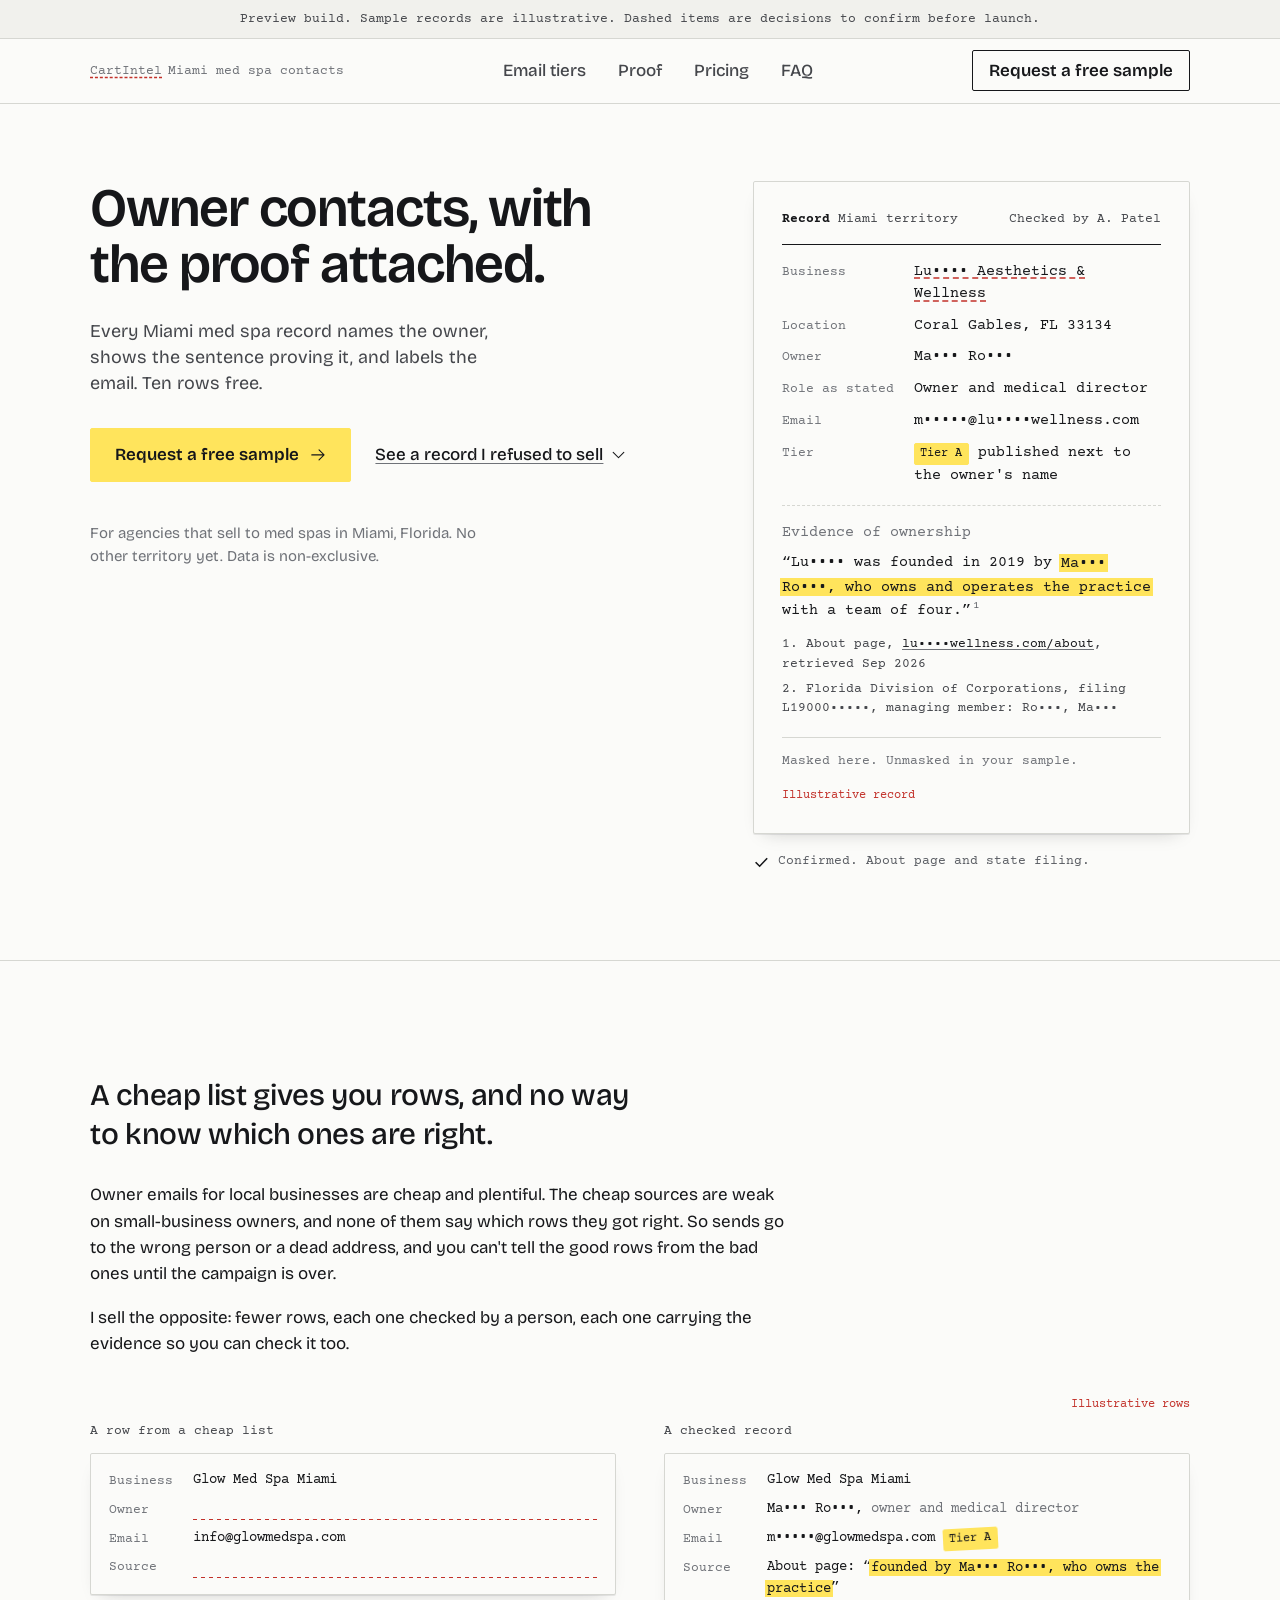
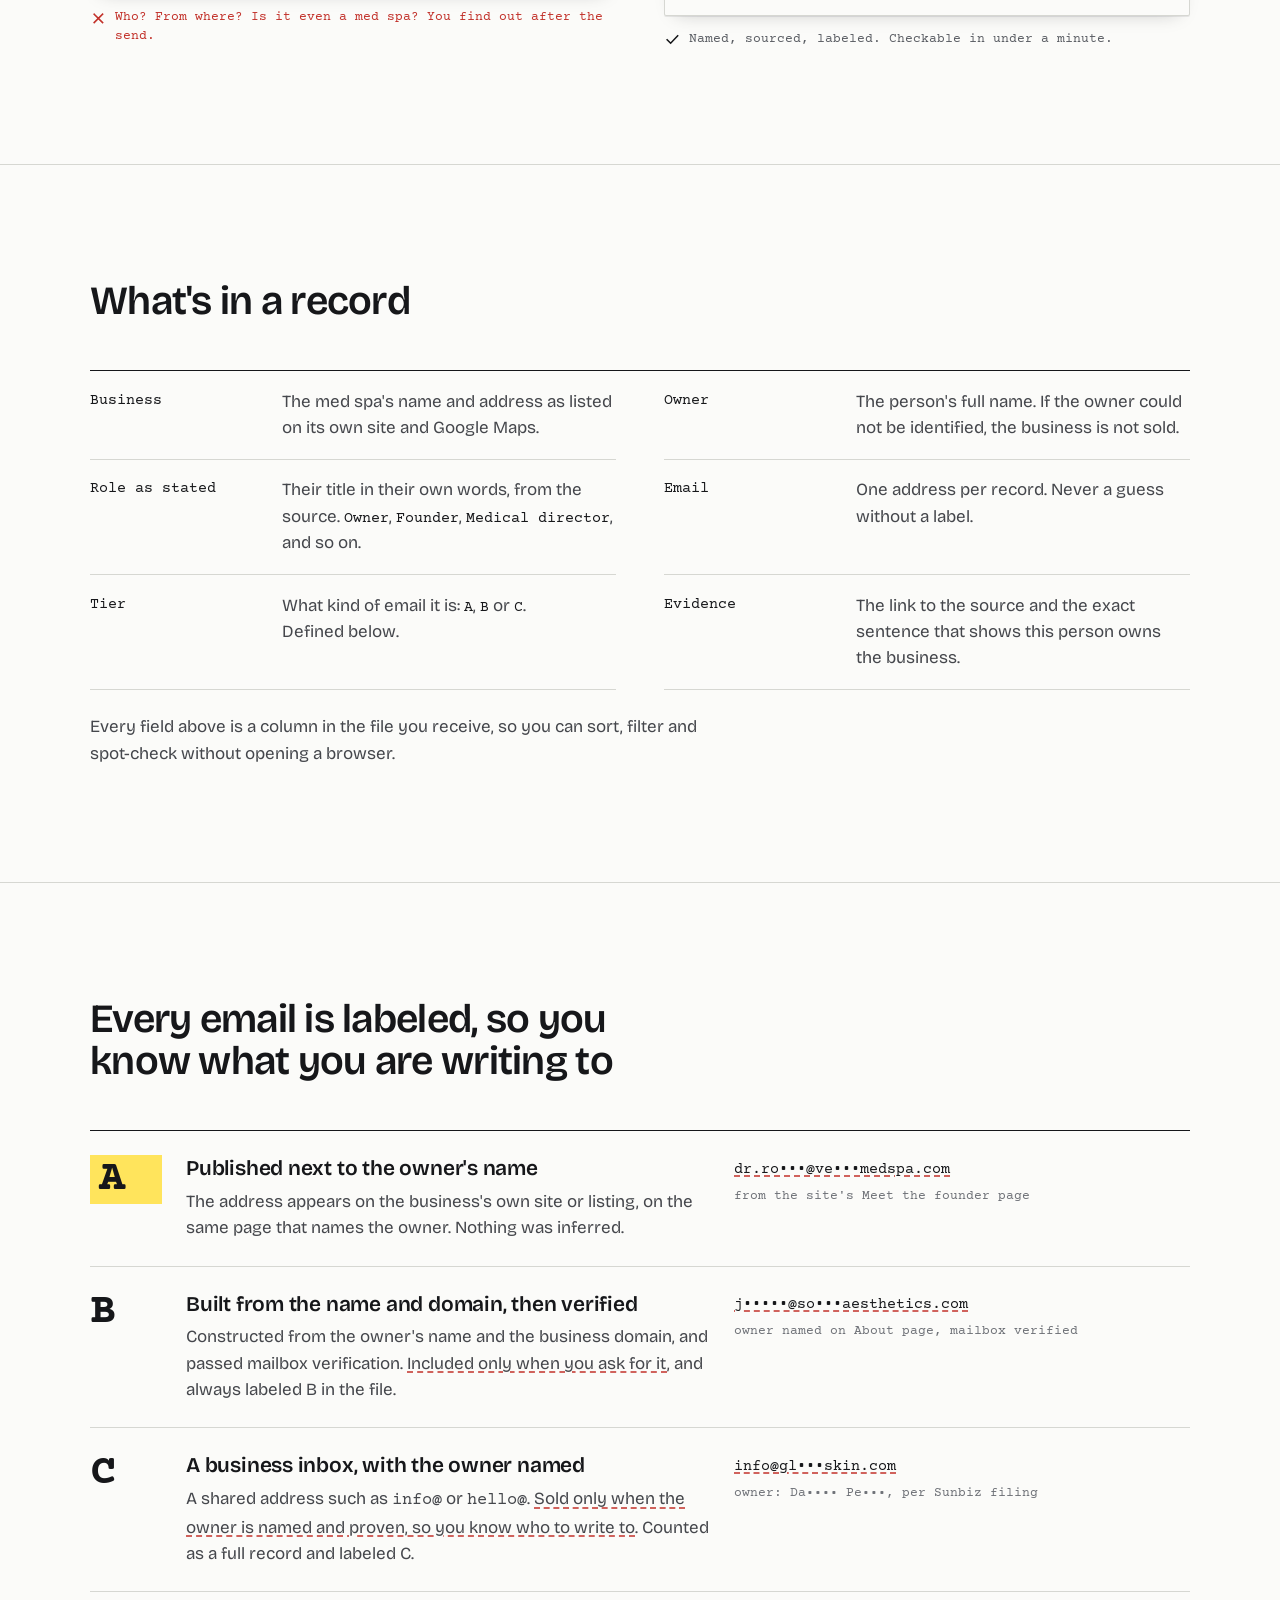
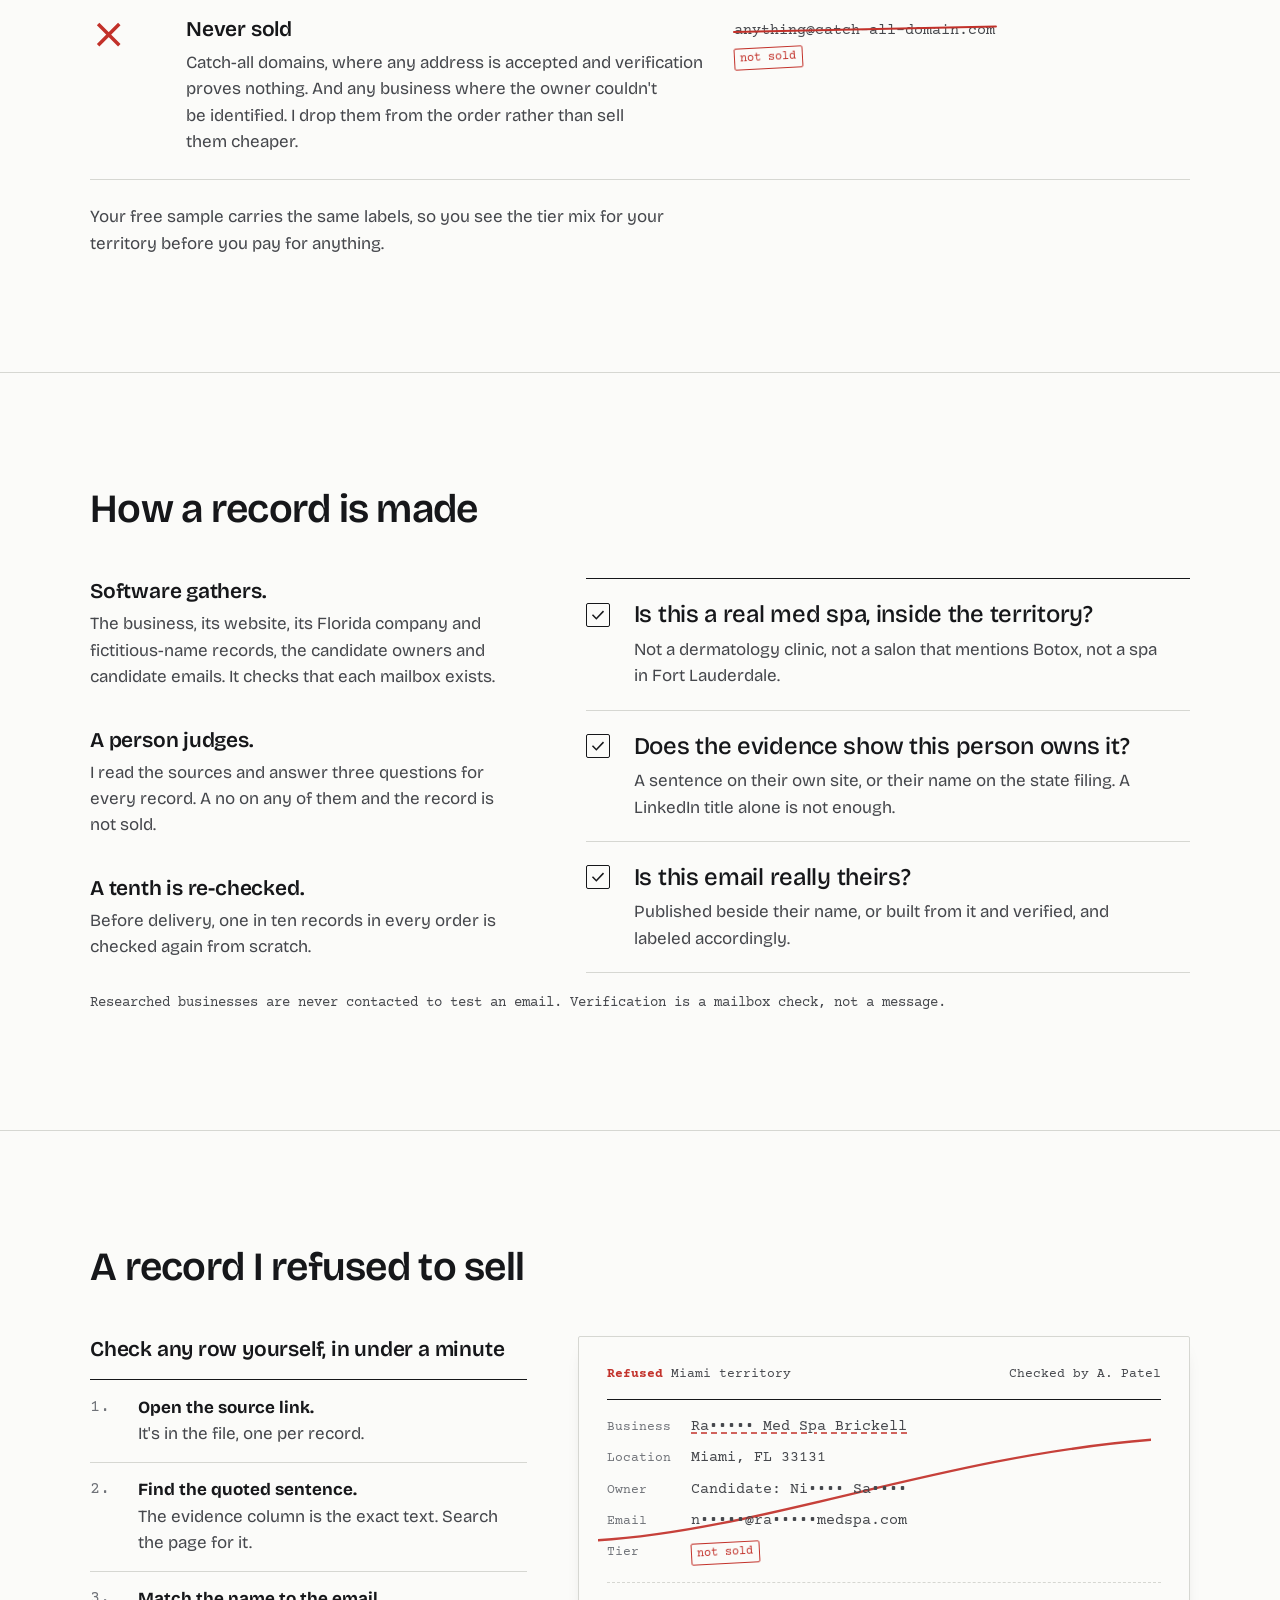
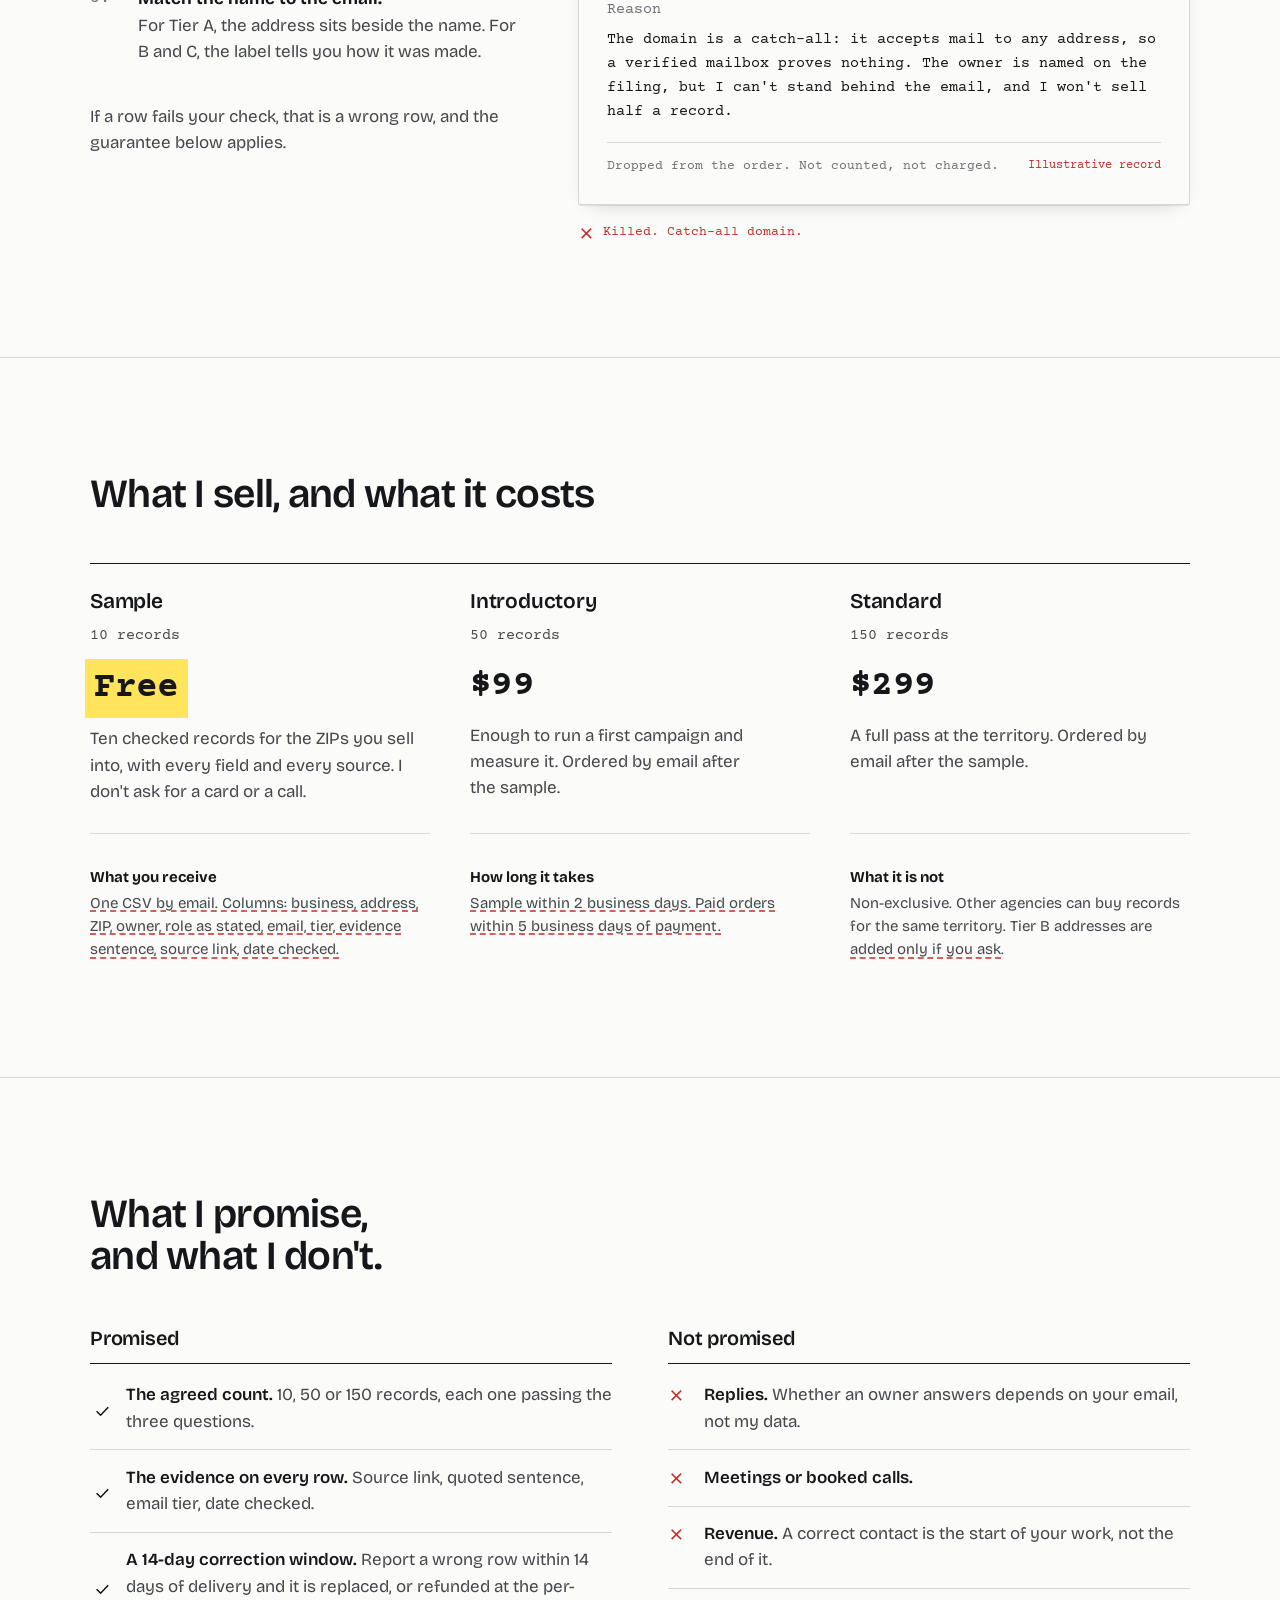
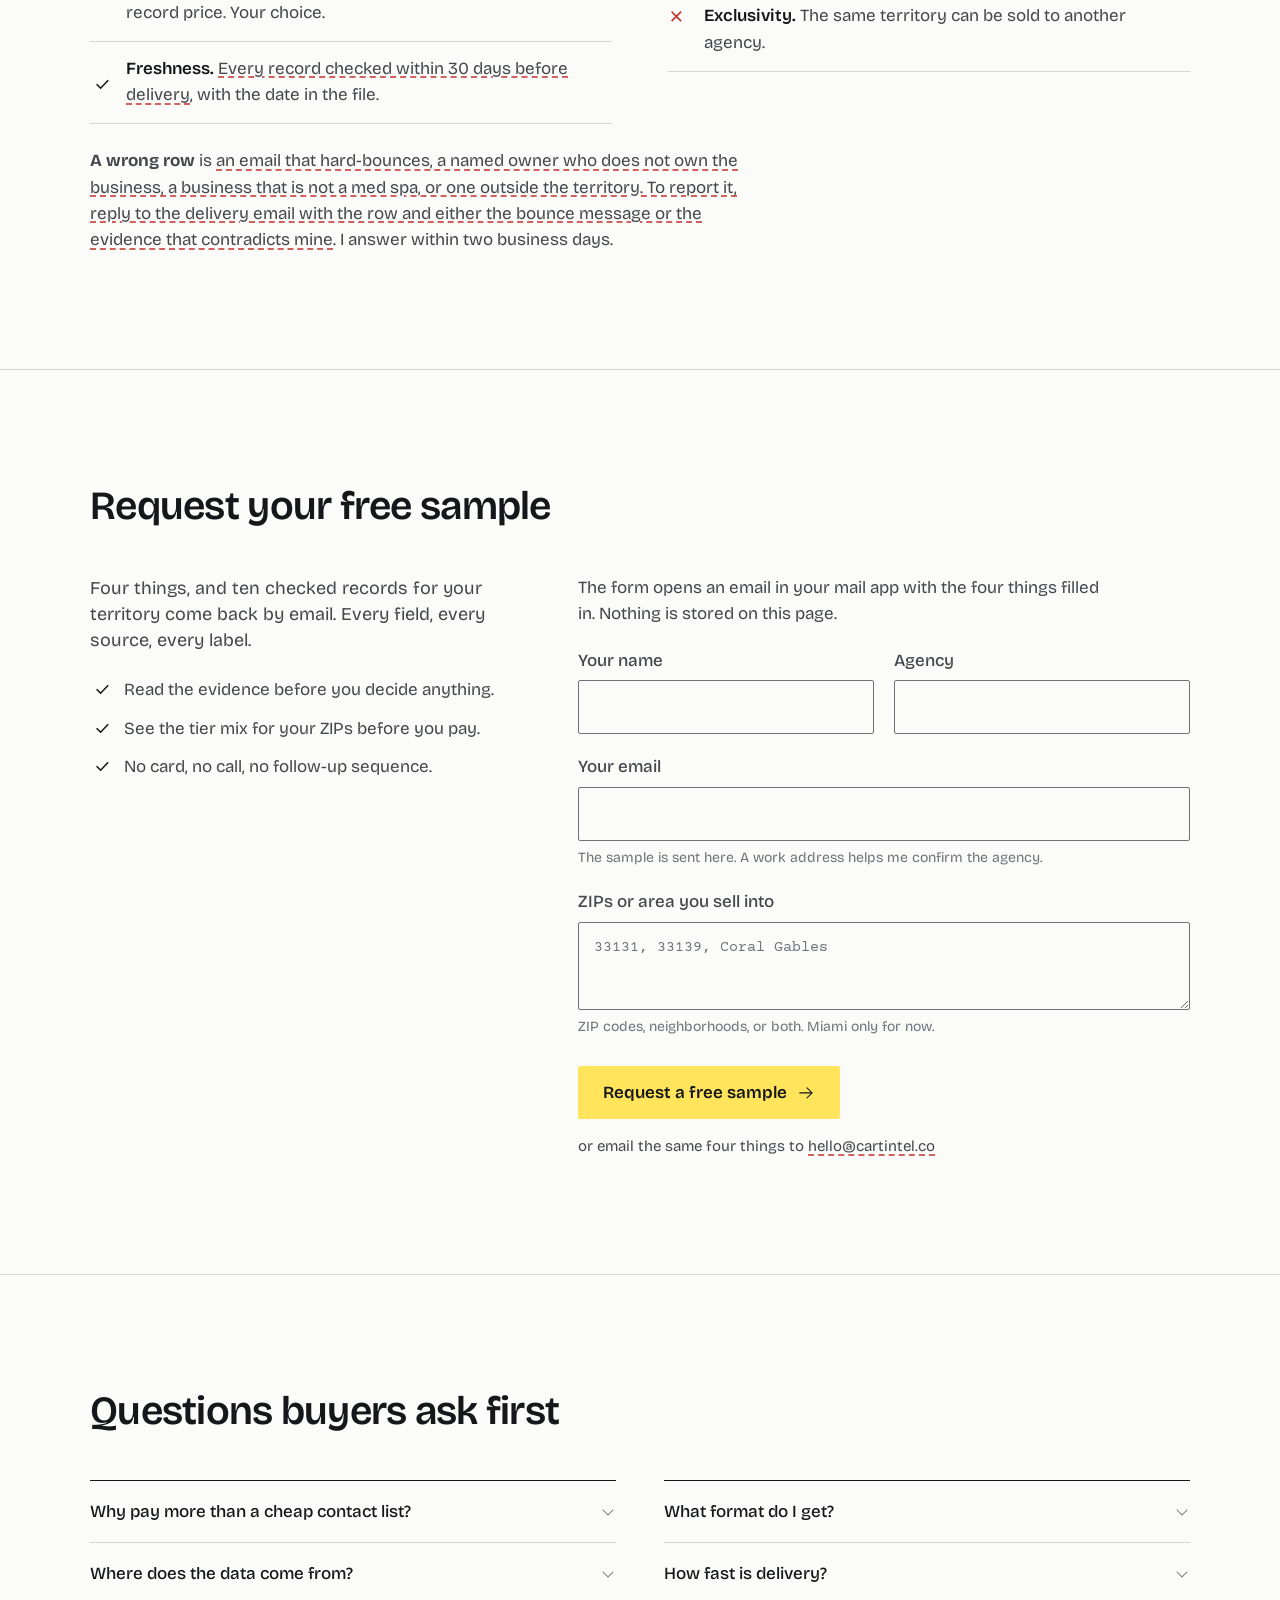
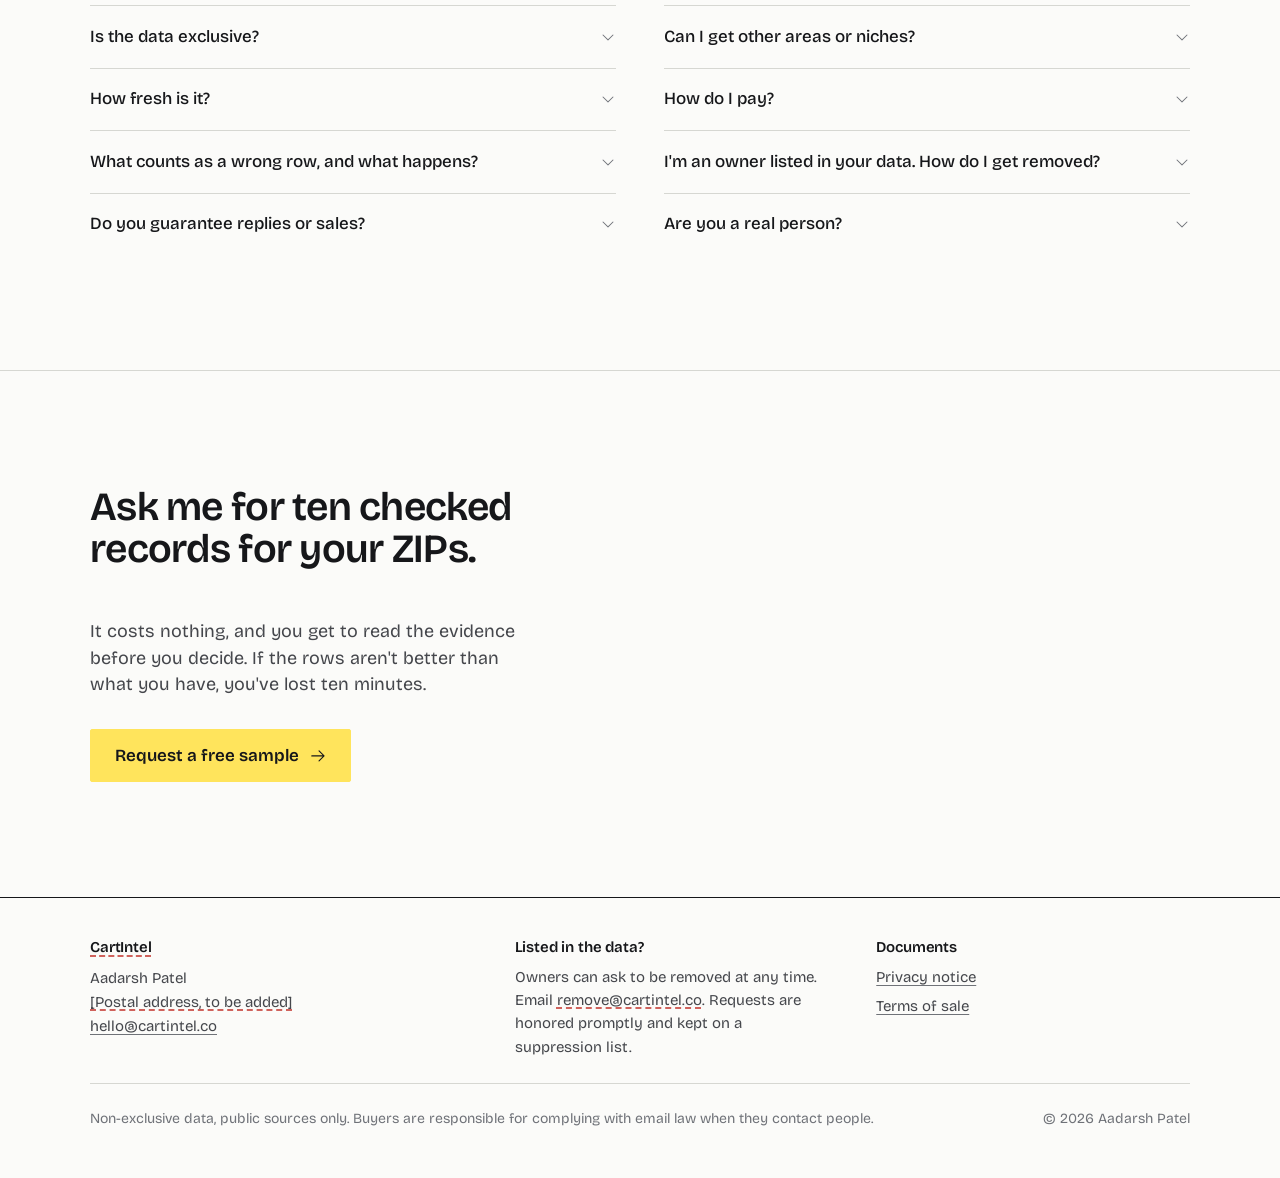
<file: index.html>
<!DOCTYPE html>
<html lang="en">
<head>
  <meta charset="utf-8">
  <meta name="viewport" content="width=device-width, initial-scale=1">
  <title>CartIntel: owner-verified med spa contacts for Miami</title>
  <script>document.documentElement.classList.add("js");</script>
  <meta name="description" content="Hand-checked owner contacts for Miami med spas. Every record names the owner, shows the sentence that proves it, and labels the email. Ten records free for your ZIPs.">
  <meta property="og:title" content="CartIntel: owner-verified med spa contacts for Miami">
  <meta property="og:description" content="Every record names the owner, shows the evidence, and labels the email. Ten records free for your ZIPs.">
  <meta property="og:type" content="website">
  <link rel="preload" href="assets/fonts/BricolageGrotesque-300_800-normal.woff2" as="font" type="font/woff2" crossorigin>
  <link rel="preload" href="assets/fonts/CourierPrime-400-normal.woff2" as="font" type="font/woff2" crossorigin>
  <link rel="icon" href="data:image/svg+xml,%3Csvg xmlns=%27http://www.w3.org/2000/svg%27 viewBox=%270 0 64 64%27%3E%3Crect width=%2764%27 height=%2764%27 fill=%27%23ffe45c%27/%3E%3Cpath d=%27M18 33l9 9 19-20%27 fill=%27none%27 stroke=%27%2316171a%27 stroke-width=%277%27 stroke-linecap=%27square%27/%3E%3C/svg%3E">
  <link rel="stylesheet" href="assets/css/site.css">
</head>
<!--
  PREVIEW BUILD.
  data-preview="true" shows the preview strip and dashed-underlines every item the owner
  must decide or replace before launch (elements with class "todo" and data-decision).
  Set data-preview="false" (or remove it) for the live site.

  Decisions and placeholders in this file, searchable by data-decision value:
    brand        Working name "CartIntel" and the domain cartintel.co used in every email address.
    address      Postal address in the footer. Must match the outreach emails.
    records      The worked record, the three tier examples and the refused record are ILLUSTRATIVE and masked.
                 Replace each with a real masked row before launch.
    tier-c       Tier C counted as a full record only when the owner is named and proven.
    tier-b       Tier B is opt-in per order.
    wrong-row    Definition of a wrong row and what the buyer sends as proof.
    freshness    Records checked within 30 days before delivery.
    delivery     CSV by email; sample within 2 business days; paid orders within 5 business days.
    payment      Skydo payment link by email; card or bank transfer; files sent after payment clears.
    removal      remove@cartintel.co and the suppression list.
-->
<body data-preview="true">
<svg class="sprite" width="0" height="0" aria-hidden="true" focusable="false">
  <symbol id="i-check" viewBox="0 0 256 256"><path d="M229.66,77.66l-128,128a8,8,0,0,1-11.32,0l-56-56a8,8,0,0,1,11.32-11.32L96,188.69,218.34,66.34a8,8,0,0,1,11.32,11.32Z"/></symbol>
  <symbol id="i-x" viewBox="0 0 256 256"><path d="M205.66,194.34a8,8,0,0,1-11.32,11.32L128,139.31,61.66,205.66a8,8,0,0,1-11.32-11.32L116.69,128,50.34,61.66A8,8,0,0,1,61.66,50.34L128,116.69l66.34-66.35a8,8,0,0,1,11.32,11.32L139.31,128Z"/></symbol>
  <symbol id="i-arrow-right" viewBox="0 0 256 256"><path d="M221.66,133.66l-72,72a8,8,0,0,1-11.32-11.32L196.69,136H40a8,8,0,0,1,0-16H196.69L138.34,61.66a8,8,0,0,1,11.32-11.32l72,72A8,8,0,0,1,221.66,133.66Z"/></symbol>
  <symbol id="i-arrow-up-right" viewBox="0 0 256 256"><path d="M200,64V168a8,8,0,0,1-16,0V83.31L69.66,197.66a8,8,0,0,1-11.32-11.32L172.69,72H88a8,8,0,0,1,0-16H192A8,8,0,0,1,200,64Z"/></symbol>
  <symbol id="i-caret-down" viewBox="0 0 256 256"><path d="M213.66,101.66l-80,80a8,8,0,0,1-11.32,0l-80-80A8,8,0,0,1,53.66,90.34L128,164.69l74.34-74.35a8,8,0,0,1,11.32,11.32Z"/></symbol>
  <symbol id="i-check-draw" viewBox="0 0 24 24"><path d="M4.5 12.5l5 5L19.5 7" fill="none" stroke="currentColor" stroke-width="2.25" stroke-linecap="square" stroke-linejoin="miter"/></symbol>
  <symbol id="i-x-draw" viewBox="0 0 24 24"><path pathLength="100" d="M6 6L18 18M18 6L6 18" fill="none" stroke="currentColor" stroke-width="2.25" stroke-linecap="square"/></symbol>
  <symbol id="i-minus" viewBox="0 0 256 256"><path d="M224,128a8,8,0,0,1-8,8H40a8,8,0,0,1,0-16H216A8,8,0,0,1,224,128Z"/></symbol>
</svg>

<a class="skip-link" href="#main">Skip to content</a>

<div class="preview-strip" role="note">Preview build. Sample records are illustrative. Dashed items are decisions to confirm before launch.</div>

<header class="nav">
  <div class="wrap">
    <a class="wordmark" href="#top"><span class="todo" data-decision="brand" title="Working brand name">CartIntel</span> <span>Miami med spa contacts</span></a>
    <nav class="nav-links" aria-label="Sections">
      <a href="#tiers">Email tiers</a>
      <a href="#refused">Proof</a>
      <a href="#pricing">Pricing</a>
      <a href="#faq">FAQ</a>
    </nav>
    <a class="btn btn-nav" href="#sample">Request a free sample</a>
  </div>
</header>

<main id="main">

<!-- 1. Opening statement -->
<section class="hero" id="top">
  <div class="wrap grid grid-7-5">
    <div>
      <h1 class="enter">Owner contacts, with the proof attached.</h1>
      <p class="lede enter">Every Miami med spa record names the owner, shows the sentence proving it, and labels the email. Ten rows free.</p>
      <div class="hero-actions enter">
        <a class="btn btn-primary btn-lg" href="#sample">Request a free sample <svg class="i" aria-hidden="true"><use href="#i-arrow-right"/></svg></a>
        <a class="link-arrow" href="#refused">See a record I refused to sell <svg class="i" aria-hidden="true"><use href="#i-caret-down"/></svg></a>
      </div>
      <p class="hero-note enter">For agencies that sell to med spas in Miami, Florida. No other territory yet. Data is non-exclusive.</p>
    </div>

    <figure class="sheet-with-margin reveal enter-sheet" id="record" data-typewriter aria-labelledby="record-title">
      <div class="sheet">
        <div class="sheet-head">
          <span id="record-title"><b>Record</b> Miami territory</span>
          <span>Checked by A. Patel</span>
        </div>
        <dl>
          <dt>Business</dt><dd><span class="todo" data-decision="records" title="Illustrative, replace with a real masked row">Lu&#8226;&#8226;&#8226;&#8226; Aesthetics &amp; Wellness</span></dd>
          <dt>Location</dt><dd>Coral Gables, FL 33134</dd>
          <dt>Owner</dt><dd>Ma&#8226;&#8226;&#8226; Ro&#8226;&#8226;&#8226;</dd>
          <dt>Role as stated</dt><dd>Owner and medical director</dd>
          <dt>Email</dt><dd>m&#8226;&#8226;&#8226;&#8226;&#8226;@lu&#8226;&#8226;&#8226;&#8226;wellness.com</dd>
          <dt>Tier</dt><dd><span class="tag tag-a">Tier A</span> published next to the owner's name</dd>
        </dl>
        <div class="evidence">
          <span class="faint">Evidence of ownership</span>
          <p>&ldquo;Lu&#8226;&#8226;&#8226;&#8226; was founded in 2019 by <span class="hi">Ma&#8226;&#8226;&#8226; Ro&#8226;&#8226;&#8226;, who owns and operates the practice</span> with a team of four.&rdquo;<a class="src" href="#src-1" aria-label="Source 1">1</a></p>
          <ul class="cite">
            <li id="src-1">1. About page, <a href="#sample">lu&#8226;&#8226;&#8226;&#8226;wellness.com/about</a>, retrieved Sep 2026</li>
            <li id="src-2">2. Florida Division of Corporations, filing L19000&#8226;&#8226;&#8226;&#8226;&#8226;, managing member: Ro&#8226;&#8226;&#8226;, Ma&#8226;&#8226;&#8226;</li>
          </ul>
        </div>
        <div class="sheet-foot">
          <span>Masked here. Unmasked in your sample.</span>
          <span class="synthetic-label">Illustrative record</span>
        </div>
      </div>
      <figcaption class="margin-note confirmed">
        <svg class="i draw" aria-hidden="true"><use href="#i-check-draw"/></svg>
        <span>Confirmed. About page and state filing.</span>
      </figcaption>
    </figure>
  </div>
</section>

<!-- 2. The problem -->
<section class="section" id="problem">
  <div class="wrap reveal">
    <p class="statement">A cheap list gives you rows, and no way to know which ones are right.</p>
    <div class="prose">
      <p>Owner emails for local businesses are cheap and plentiful. The cheap sources are weak on small-business owners, and none of them say which rows they got right. So sends go to the wrong person or a dead address, and you can't tell the good rows from the bad ones until the campaign is over.</p>
      <p>I sell the opposite: fewer rows, each one checked by a person, each one carrying the evidence so you can check it too.</p>
    </div>
    <div class="compare reveal" role="group" aria-label="A row from a cheap list beside a checked record">
      <figure class="compare-item sweep">
        <figcaption class="compare-label">A row from a cheap list</figcaption>
        <div class="sheet sheet-sm">
          <dl>
            <dt>Business</dt><dd>Glow Med Spa Miami</dd>
            <dt>Owner</dt><dd class="blank">&nbsp;</dd>
            <dt>Email</dt><dd>info@glowmedspa.com</dd>
            <dt>Source</dt><dd class="blank">&nbsp;</dd>
          </dl>
        </div>
        <p class="margin-note killed"><svg class="i draw-x" aria-hidden="true"><use href="#i-x-draw"/></svg><span>Who? From where? Is it even a med spa? You find out after the send.</span></p>
      </figure>
      <figure class="compare-item sweep">
        <figcaption class="compare-label">A checked record</figcaption>
        <div class="sheet sheet-sm">
          <dl>
            <dt>Business</dt><dd>Glow Med Spa Miami</dd>
            <dt>Owner</dt><dd>Ma&#8226;&#8226;&#8226; Ro&#8226;&#8226;&#8226;, <span class="faint">owner and medical director</span></dd>
            <dt>Email</dt><dd>m&#8226;&#8226;&#8226;&#8226;&#8226;@glowmedspa.com <span class="tag tag-a tag-stamp">Tier A</span></dd>
            <dt>Source</dt><dd>About page: &ldquo;<span class="hi">founded by Ma&#8226;&#8226;&#8226; Ro&#8226;&#8226;&#8226;, who owns the practice</span>&rdquo;</dd>
          </dl>
        </div>
        <p class="margin-note confirmed"><svg class="i draw" aria-hidden="true"><use href="#i-check-draw"/></svg><span>Named, sourced, labeled. Checkable in under a minute.</span></p>
      </figure>
      <p class="synthetic-label compare-note">Illustrative rows</p>
    </div>
  </div>
</section>

<!-- 3. What's in a record -->
<section class="section" id="fields">
  <div class="wrap">
    <h2>What's in a record</h2>
    <dl class="fields reveal">
      <div><dt>Business</dt><dd>The med spa's name and address as listed on its own site and Google Maps.</dd></div>
      <div><dt>Owner</dt><dd>The person's full name. If the owner could not be identified, the business is not sold.</dd></div>
      <div><dt>Role as stated</dt><dd>Their title in their own words, from the source. <span class="mono">Owner</span>, <span class="mono">Founder</span>, <span class="mono">Medical director</span>, and so on.</dd></div>
      <div><dt>Email</dt><dd>One address per record. Never a guess without a label.</dd></div>
      <div><dt>Tier</dt><dd>What kind of email it is: <span class="mono">A</span>, <span class="mono">B</span> or <span class="mono">C</span>. Defined below.</dd></div>
      <div><dt>Evidence</dt><dd>The link to the source and the exact sentence that shows this person owns the business.</dd></div>
    </dl>
    <p class="section-note">Every field above is a column in the file you receive, so you can sort, filter and spot-check without opening a browser.</p>
  </div>
</section>

<!-- 4. The email tiers -->
<section class="section" id="tiers">
  <div class="wrap">
    <h2>Every email is labeled, so you know what you are writing to</h2>
    <div class="tiers reveal">
      <div class="tier sweep">
        <span class="tier-letter hi">A</span>
        <div>
          <h3>Published next to the owner's name</h3>
          <p>The address appears on the business's own site or listing, on the same page that names the owner. Nothing was inferred.</p>
        </div>
        <div class="example"><span class="todo" data-decision="records" title="Illustrative">dr.ro&#8226;&#8226;&#8226;@ve&#8226;&#8226;&#8226;medspa.com</span> <span class="faint">from the site's Meet the founder page</span></div>
      </div>
      <div class="tier sweep">
        <span class="tier-letter">B</span>
        <div>
          <h3>Built from the name and domain, then verified</h3>
          <p>Constructed from the owner's name and the business domain, and passed mailbox verification. <span class="todo" data-decision="tier-b" title="Working assumption: opt-in per order">Included only when you ask for it</span>, and always labeled B in the file.</p>
        </div>
        <div class="example"><span class="todo" data-decision="records" title="Illustrative">j&#8226;&#8226;&#8226;&#8226;&#8226;@so&#8226;&#8226;&#8226;aesthetics.com</span> <span class="faint">owner named on About page, mailbox verified</span></div>
      </div>
      <div class="tier sweep">
        <span class="tier-letter">C</span>
        <div>
          <h3>A business inbox, with the owner named</h3>
          <p>A shared address such as <span class="mono">info@</span> or <span class="mono">hello@</span>. <span class="todo" data-decision="tier-c" title="Working assumption">Sold only when the owner is named and proven, so you know who to write to</span>. Counted as a full record and labeled C.</p>
        </div>
        <div class="example"><span class="todo" data-decision="records" title="Illustrative">info@gl&#8226;&#8226;&#8226;skin.com</span> <span class="faint">owner: Da&#8226;&#8226;&#8226;&#8226; Pe&#8226;&#8226;&#8226;, per Sunbiz filing</span></div>
      </div>
      <div class="tier sweep">
        <span class="tier-letter killed" role="img" aria-label="Never sold"><svg class="i i-sm draw-x" aria-hidden="true"><use href="#i-x-draw"/></svg></span>
        <div>
          <h3>Never sold</h3>
          <p>Catch-all domains, where any address is accepted and verification proves nothing. And any business where the owner couldn't be identified. I drop them from the order rather than sell them cheaper.</p>
        </div>
        <div class="example sweep"><span class="kill">anything@catch-all-domain.com</span> <span class="tag tag-kill">not sold</span></div>
      </div>
    </div>
    <p class="section-note">Your free sample carries the same labels, so you see the tier mix for your territory before you pay for anything.</p>
  </div>
</section>

<!-- 5. How each record is made -->
<section class="section" id="process">
  <div class="wrap">
    <h2>How a record is made</h2>
    <div class="process reveal">
      <div class="moves">
        <div>
          <h3>Software gathers.</h3>
          <p>The business, its website, its Florida company and fictitious-name records, the candidate owners and candidate emails. It checks that each mailbox exists.</p>
        </div>
        <div>
          <h3>A person judges.</h3>
          <p>I read the sources and answer three questions for every record. A no on any of them and the record is not sold.</p>
        </div>
        <div>
          <h3>A tenth is re-checked.</h3>
          <p>Before delivery, one in ten records in every order is checked again from scratch.</p>
        </div>
      </div>
      <ol class="checklist" aria-label="The three questions answered for every record">
        <li class="sweep"><span class="box"><svg class="i draw" aria-hidden="true"><use href="#i-check-draw"/></svg></span><div><div class="q">Is this a real med spa, inside the territory?</div><p class="a">Not a dermatology clinic, not a salon that mentions Botox, not a spa in Fort Lauderdale.</p></div></li>
        <li class="sweep"><span class="box"><svg class="i draw" aria-hidden="true"><use href="#i-check-draw"/></svg></span><div><div class="q">Does the evidence show this person owns it?</div><p class="a">A sentence on their own site, or their name on the state filing. A LinkedIn title alone is not enough.</p></div></li>
        <li class="sweep"><span class="box"><svg class="i draw" aria-hidden="true"><use href="#i-check-draw"/></svg></span><div><div class="q">Is this email really theirs?</div><p class="a">Published beside their name, or built from it and verified, and labeled accordingly.</p></div></li>
      </ol>
    </div>
    <p class="process-foot"><span>Researched businesses are never contacted to test an email. Verification is a mailbox check, not a message.</span></p>
  </div>
</section>

<!-- 6. A refused record, and how to check a row yourself -->
<section class="section" id="refused">
  <div class="wrap">
    <h2>A record I refused to sell</h2>
    <div class="grid grid-5-7 refused-grid">
      <div class="reveal howto-col">
        <h3>Check any row yourself, in under a minute</h3>
        <ol class="howto howto-wrap">
          <li><div><b>Open the source link.</b><span>It's in the file, one per record.</span></div></li>
          <li><div><b>Find the quoted sentence.</b><span>The evidence column is the exact text. Search the page for it.</span></div></li>
          <li><div><b>Match the name to the email.</b><span>For Tier A, the address sits beside the name. For B and C, the label tells you how it was made.</span></div></li>
        </ol>
        <p class="section-note">If a row fails your check, that is a wrong row, and the guarantee below applies.</p>
      </div>
      <figure class="refused sheet-with-margin sweep" aria-label="Refused record">
        <div class="sheet">
          <div class="sheet-head">
            <span><b>Refused</b> Miami territory</span>
            <span>Checked by A. Patel</span>
          </div>
          <div class="struck">
            <svg class="pencil-strike" aria-hidden="true"><line pathLength="100" x1="0" y1="84%" x2="100%" y2="16%" stroke="currentColor" stroke-width="2.4" stroke-linecap="round"/></svg>
          <dl>
            <dt>Business</dt><dd><span class="todo" data-decision="records" title="Illustrative">Ra&#8226;&#8226;&#8226;&#8226;&#8226; Med Spa Brickell</span></dd>
            <dt>Location</dt><dd>Miami, FL 33131</dd>
            <dt>Owner</dt><dd>Candidate: Ni&#8226;&#8226;&#8226;&#8226; Sa&#8226;&#8226;&#8226;&#8226;</dd>
            <dt>Email</dt><dd>n&#8226;&#8226;&#8226;&#8226;&#8226;@ra&#8226;&#8226;&#8226;&#8226;&#8226;medspa.com</dd>
            <dt>Tier</dt><dd><span class="tag tag-kill">not sold</span></dd>
          </dl>
          </div>
          <div class="evidence">
            <span class="faint">Reason</span>
            <p>The domain is a catch-all: it accepts mail to any address, so a verified mailbox proves nothing. The owner is named on the filing, but I can't stand behind the email, and I won't sell half a record.</p>
          </div>
          <div class="sheet-foot">
            <span>Dropped from the order. Not counted, not charged.</span>
            <span class="synthetic-label">Illustrative record</span>
          </div>
        </div>
        <figcaption class="margin-note killed">
          <svg class="i draw-x" aria-hidden="true"><use href="#i-x-draw"/></svg>
          <span>Killed. Catch-all domain.</span>
        </figcaption>
      </figure>
    </div>
  </div>
</section>

<!-- 7. Offer and pricing -->
<section class="section" id="pricing">
  <div class="wrap">
    <h2>What I sell, and what it costs</h2>
    <div class="prices reveal">
      <div class="price sweep">
        <h3>Sample</h3>
        <span class="count">10 records</span>
        <span class="amount free hi">Free</span>
        <p class="what">Ten checked records for the ZIPs you sell into, with every field and every source. I don't ask for a card or a call.</p>
      </div>
      <div class="price">
        <h3>Introductory</h3>
        <span class="count">50 records</span>
        <span class="amount">$99</span>
        <p class="what">Enough to run a first campaign and measure it. Ordered by email after the sample.</p>
      </div>
      <div class="price">
        <h3>Standard</h3>
        <span class="count">150 records</span>
        <span class="amount">$299</span>
        <p class="what">A full pass at the territory. Ordered by email after the sample.</p>
      </div>
    </div>
    <div class="delivery">
      <div><b>What you receive</b><span class="todo" data-decision="delivery" title="Working assumption">One CSV by email. Columns: business, address, ZIP, owner, role as stated, email, tier, evidence sentence, source link, date checked.</span></div>
      <div><b>How long it takes</b><span class="todo" data-decision="delivery" title="Working assumption">Sample within 2 business days. Paid orders within 5 business days of payment.</span></div>
      <div><b>What it is not</b>Non-exclusive. Other agencies can buy records for the same territory. Tier B addresses are <span class="todo" data-decision="tier-b">added only if you ask</span>.</div>
    </div>
  </div>
</section>

<!-- 8. The guarantee -->
<section class="section" id="guarantee">
  <div class="wrap">
    <h2>What I promise, and what I don't.</h2>
    <div class="promise reveal">
      <div class="yes">
        <h3>Promised</h3>
        <ul>
          <li class="sweep"><svg class="i draw" aria-hidden="true"><use href="#i-check-draw"/></svg><span><b>The agreed count.</b> 10, 50 or 150 records, each one passing the three questions.</span></li>
          <li class="sweep"><svg class="i draw" aria-hidden="true"><use href="#i-check-draw"/></svg><span><b>The evidence on every row.</b> Source link, quoted sentence, email tier, date checked.</span></li>
          <li class="sweep"><svg class="i draw" aria-hidden="true"><use href="#i-check-draw"/></svg><span><b>A 14-day correction window.</b> Report a wrong row within 14 days of delivery and it is replaced, or refunded at the per-record price. Your choice.</span></li>
          <li class="sweep"><svg class="i draw" aria-hidden="true"><use href="#i-check-draw"/></svg><span><b>Freshness.</b> <span class="todo" data-decision="freshness" title="Working assumption">Every record checked within 30 days before delivery</span>, with the date in the file.</span></li>
        </ul>
      </div>
      <div class="no">
        <h3>Not promised</h3>
        <ul>
          <li class="sweep"><svg class="i draw-x" aria-hidden="true"><use href="#i-x-draw"/></svg><span><b>Replies.</b> Whether an owner answers depends on your email, not my data.</span></li>
          <li class="sweep"><svg class="i draw-x" aria-hidden="true"><use href="#i-x-draw"/></svg><span><b>Meetings or booked calls.</b></span></li>
          <li class="sweep"><svg class="i draw-x" aria-hidden="true"><use href="#i-x-draw"/></svg><span><b>Revenue.</b> A correct contact is the start of your work, not the end of it.</span></li>
          <li class="sweep"><svg class="i draw-x" aria-hidden="true"><use href="#i-x-draw"/></svg><span><b>Exclusivity.</b> The same territory can be sold to another agency.</span></li>
        </ul>
      </div>
    </div>
    <p class="promise-note"><b>A wrong row</b> is <span class="todo" data-decision="wrong-row" title="Working assumption">an email that hard-bounces, a named owner who does not own the business, a business that is not a med spa, or one outside the territory. To report it, reply to the delivery email with the row and either the bounce message or the evidence that contradicts mine</span>. I answer within two business days.</p>
  </div>
</section>


<!-- 9. The sample request -->
<section class="section" id="sample">
  <div class="wrap">
    <h2>Request your free sample</h2>
    <div class="ask grid grid-5-7">
      <div class="reveal">
        <p class="lede">Four things, and ten checked records for your territory come back by email. Every field, every source, every label.</p>
        <ul class="ask-list">
          <li class="sweep"><svg class="i draw" aria-hidden="true"><use href="#i-check-draw"/></svg><span>Read the evidence before you decide anything.</span></li>
          <li class="sweep"><svg class="i draw" aria-hidden="true"><use href="#i-check-draw"/></svg><span>See the tier mix for your ZIPs before you pay.</span></li>
          <li class="sweep"><svg class="i draw" aria-hidden="true"><use href="#i-check-draw"/></svg><span>No card, no call, no follow-up sequence.</span></li>
        </ul>
      </div>
      <form class="form reveal" id="sample-form" novalidate>
        <p>The form opens an email in your mail app with the four things filled in. Nothing is stored on this page.</p>
        <div class="row">
          <div class="field">
            <label for="f-name">Your name</label>
            <input id="f-name" name="name" type="text" autocomplete="name" required>
            <span class="error" id="f-name-err">Please add your name.</span>
          </div>
          <div class="field">
            <label for="f-agency">Agency</label>
            <input id="f-agency" name="agency" type="text" autocomplete="organization" required>
            <span class="error" id="f-agency-err">Please add your agency's name.</span>
          </div>
        </div>
        <div class="field">
          <label for="f-email">Your email</label>
          <input id="f-email" name="email" type="email" autocomplete="email" inputmode="email" required>
          <span class="help">The sample is sent here. A work address helps me confirm the agency.</span>
          <span class="error" id="f-email-err">That doesn't look like an email address.</span>
        </div>
        <div class="field">
          <label for="f-zips">ZIPs or area you sell into</label>
          <textarea id="f-zips" name="zips" required placeholder="33131, 33139, Coral Gables"></textarea>
          <span class="help">ZIP codes, neighborhoods, or both. Miami only for now.</span>
          <span class="error" id="f-zips-err">Tell me which ZIPs or areas you sell into.</span>
        </div>
        <div class="form-actions">
          <button class="btn btn-primary btn-lg" type="submit"><span class="btn-label">Request a free sample</span> <svg class="i i-arrow" aria-hidden="true"><use href="#i-arrow-right"/></svg><svg class="i i-done" aria-hidden="true"><use href="#i-check-draw"/></svg></button>
          <span class="alt">or email the same four things to <a href="mailto:hello@cartintel.co" class="todo" data-decision="brand">hello@cartintel.co</a></span>
        </div>
        <div class="form-status" id="form-status" role="status" aria-live="polite"></div>
      </form>
    </div>
  </div>
</section>

<!-- 11. FAQ -->
<section class="section" id="faq">
  <div class="wrap">
    <h2>Questions buyers ask first</h2>
    <div class="faq reveal">
      <div>
        <details><summary>Why pay more than a cheap contact list? <svg class="i" aria-hidden="true"><use href="#i-caret-down"/></svg></summary><div class="answer">Because every row shows who the owner is and how I know, and you can check any row yourself. You are paying for knowing which rows are right, not for more rows.</div></details>
        <details><summary>Where does the data come from? <svg class="i" aria-hidden="true"><use href="#i-caret-down"/></svg></summary><div class="answer">Public sources only: the business's own website, its Google Maps listing, and Florida's public company and fictitious-name records.</div></details>
        <details><summary>Is the data exclusive? <svg class="i" aria-hidden="true"><use href="#i-caret-down"/></svg></summary><div class="answer">No. Other agencies can buy records for the same territory.</div></details>
        <details><summary>How fresh is it? <svg class="i" aria-hidden="true"><use href="#i-caret-down"/></svg></summary><div class="answer"><span class="todo" data-decision="freshness">Every record is checked within 30 days before delivery</span>, and the file carries the date each row was checked.</div></details>
        <details><summary>What counts as a wrong row, and what happens? <svg class="i" aria-hidden="true"><use href="#i-caret-down"/></svg></summary><div class="answer"><span class="todo" data-decision="wrong-row">A hard bounce, a wrong owner, not a med spa, or outside the territory. Reply to the delivery email within 14 days with the row and the bounce or contradicting evidence</span>; the row is replaced or refunded, your choice.</div></details>
        <details><summary>Do you guarantee replies or sales? <svg class="i" aria-hidden="true"><use href="#i-caret-down"/></svg></summary><div class="answer">No. I guarantee the count, the evidence on every row, and the correction policy. Replies depend on what you write.</div></details>
      </div>
      <div>
        <details><summary>What format do I get? <svg class="i" aria-hidden="true"><use href="#i-caret-down"/></svg></summary><div class="answer"><span class="todo" data-decision="delivery">One CSV file, by email. Columns: business, address, ZIP, owner, role as stated, email, tier, evidence sentence, source link, date checked.</span> It opens in Sheets or Excel as is.</div></details>
        <details><summary>How fast is delivery? <svg class="i" aria-hidden="true"><use href="#i-caret-down"/></svg></summary><div class="answer"><span class="todo" data-decision="delivery">The free sample within 2 business days of your request. Paid orders of 50 or 150 within 5 business days of payment.</span></div></details>
        <details><summary>Can I get other areas or niches? <svg class="i" aria-hidden="true"><use href="#i-caret-down"/></svg></summary><div class="answer">Not yet. Miami med spas only, until that data is right. Ask anyway; if I can't cover it, I'll say so, and I'll tell you if that changes.</div></details>
        <details><summary>How do I pay? <svg class="i" aria-hidden="true"><use href="#i-caret-down"/></svg></summary><div class="answer"><span class="todo" data-decision="payment">After you choose an order by email, you receive a payment link from Skydo. Pay by card or bank transfer; the file is sent once payment clears.</span> No subscription, no card on file.</div></details>
        <details><summary>I'm an owner listed in your data. How do I get removed? <svg class="i" aria-hidden="true"><use href="#i-caret-down"/></svg></summary><div class="answer">Email <a href="mailto:remove@cartintel.co" class="todo" data-decision="removal">remove@cartintel.co</a> from any address and name the business. You are removed promptly and added to a suppression list so you never reappear in a future order.</div></details>
        <details><summary>Are you a real person? <svg class="i" aria-hidden="true"><use href="#i-caret-down"/></svg></summary><div class="answer">Yes. Aadarsh Patel, postal address in the footer, email above. Write to me before requesting anything if you want to check.</div></details>
      </div>
    </div>
  </div>
</section>

<!-- Close -->
<section class="section close" id="close">
  <div class="wrap reveal">
    <h2>Ask me for ten checked records for your ZIPs.</h2>
    <p class="lede">It costs nothing, and you get to read the evidence before you decide. If the rows aren't better than what you have, you've lost ten minutes.</p>
    <a class="btn btn-primary btn-lg" href="#sample">Request a free sample <svg class="i" aria-hidden="true"><use href="#i-arrow-right"/></svg></a>
  </div>
</section>

</main>

<footer class="footer">
  <div class="wrap">
    <div>
      <h3><span class="todo" data-decision="brand">CartIntel</span></h3>
      <address>
        Aadarsh Patel<br>
        <span class="todo" data-decision="address" title="Postal address to add; must match outreach emails">[Postal address, to be added]</span><br>
        <a href="mailto:hello@cartintel.co">hello@cartintel.co</a>
      </address>
    </div>
    <div>
      <h3>Listed in the data?</h3>
      <p>Owners can ask to be removed at any time. Email <a href="mailto:remove@cartintel.co" class="todo" data-decision="removal">remove@cartintel.co</a>. Requests are honored promptly and kept on a suppression list.</p>
    </div>
    <div>
      <h3>Documents</h3>
      <ul>
        <li><a href="privacy.html">Privacy notice</a></li>
        <li><a href="terms.html">Terms of sale</a></li>
      </ul>
    </div>
    <div class="legal">
      <span>Non-exclusive data, public sources only. Buyers are responsible for complying with email law when they contact people.</span>
      <span>&copy; 2026 Aadarsh Patel</span>
    </div>
  </div>
</footer>

<script src="assets/js/site.js" defer></script>
</body>
</html>
</file>
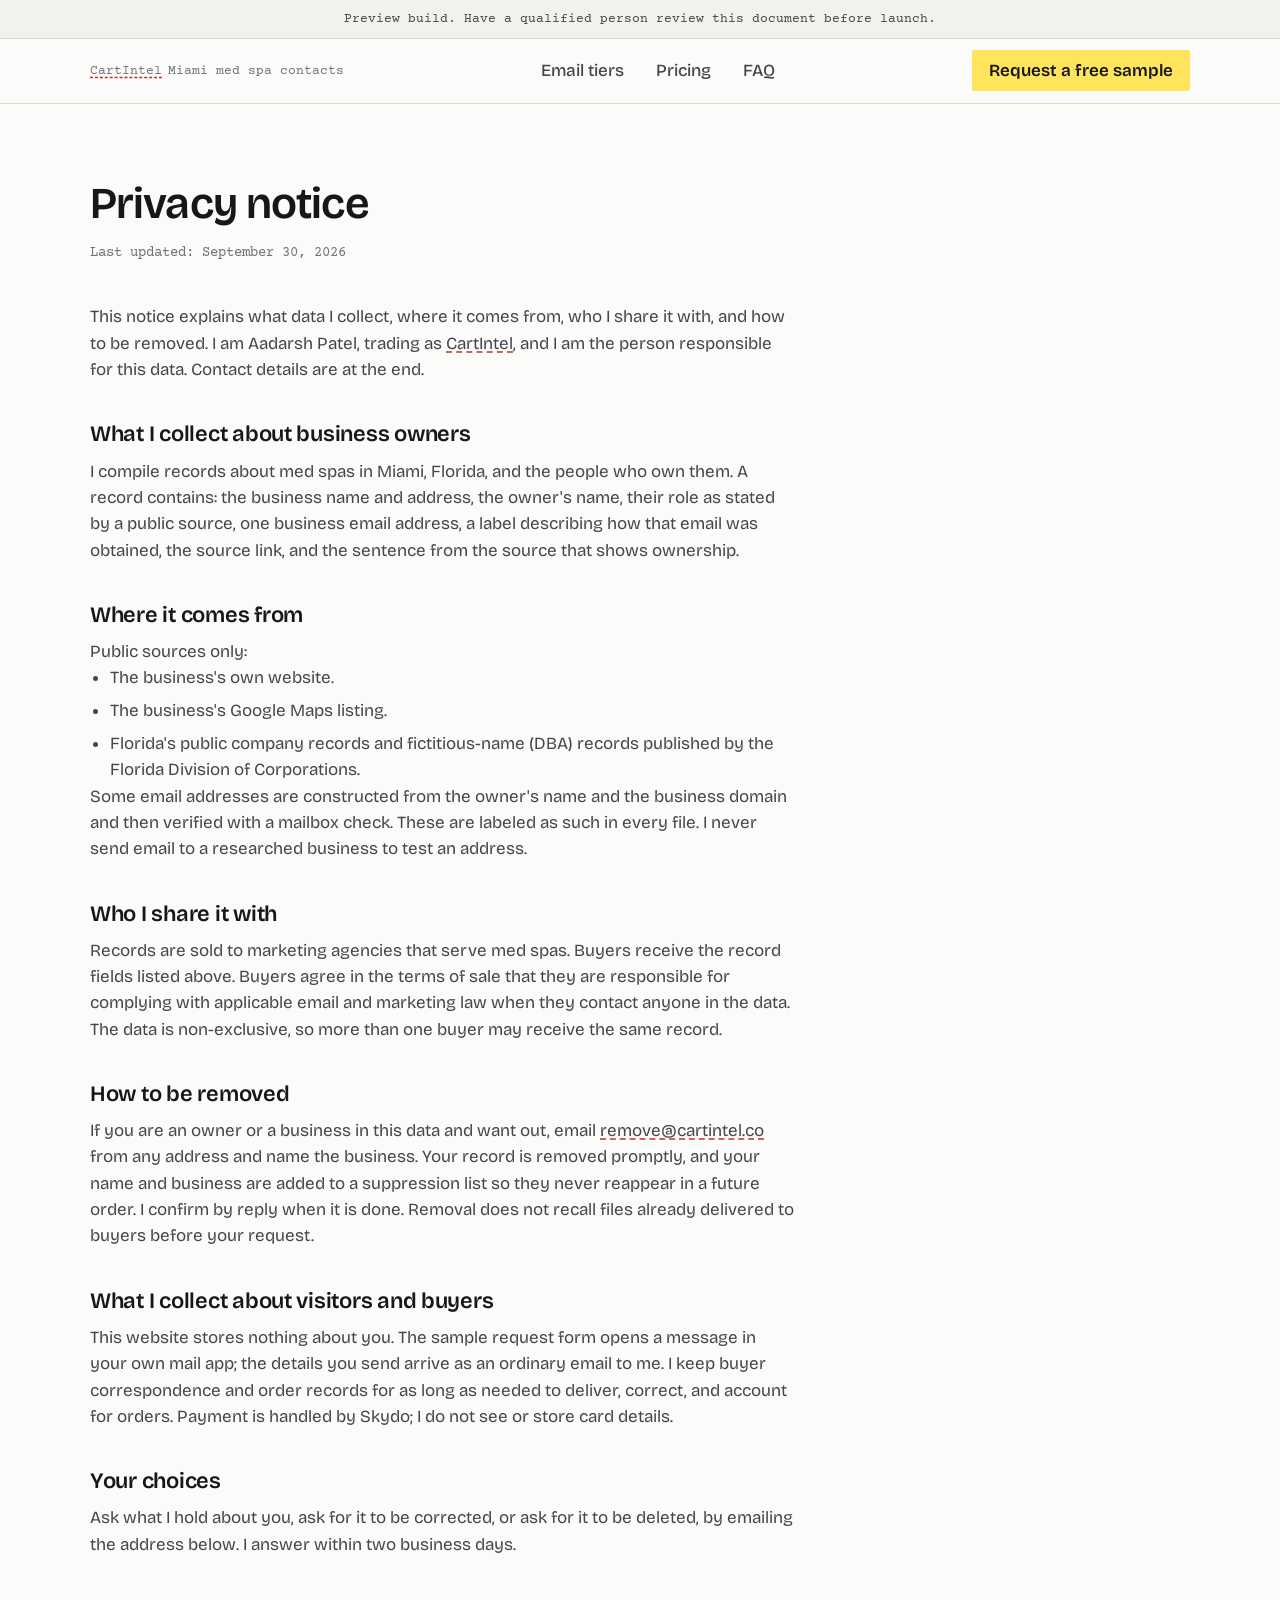
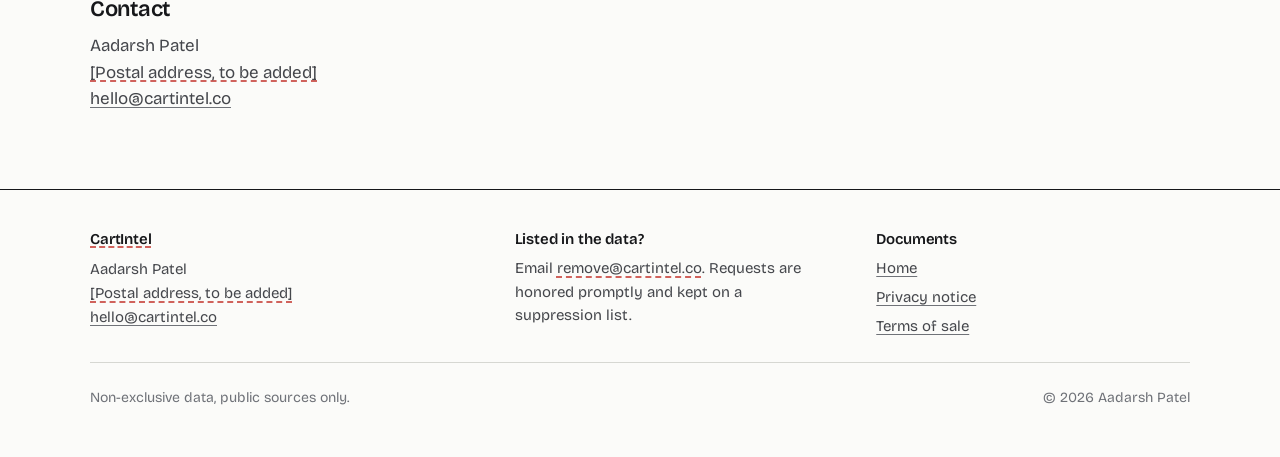
<file: privacy.html>
<!DOCTYPE html>
<html lang="en">
<head>
  <meta charset="utf-8">
  <meta name="viewport" content="width=device-width, initial-scale=1">
  <title>Privacy notice: CartIntel</title>
  <meta name="robots" content="noindex">
  <link rel="icon" href="data:image/svg+xml,%3Csvg xmlns=%27http://www.w3.org/2000/svg%27 viewBox=%270 0 64 64%27%3E%3Crect width=%2764%27 height=%2764%27 fill=%27%23ffe45c%27/%3E%3Cpath d=%27M18 33l9 9 19-20%27 fill=%27none%27 stroke=%27%2316171a%27 stroke-width=%277%27 stroke-linecap=%27square%27/%3E%3C/svg%3E">
  <link rel="stylesheet" href="assets/css/site.css">
</head>
<body data-preview="true">
<div class="preview-strip" role="note">Preview build. Have a qualified person review this document before launch.</div>
<header class="nav">
  <div class="wrap">
    <a class="wordmark" href="index.html"><span class="todo" data-decision="brand">CartIntel</span> <span>Miami med spa contacts</span></a>
    <nav class="nav-links" aria-label="Sections"><a href="index.html#tiers">Email tiers</a><a href="index.html#pricing">Pricing</a><a href="index.html#faq">FAQ</a></nav>
    <a class="btn btn-primary" href="index.html#sample">Request a free sample</a>
  </div>
</header>
<main id="main" class="doc"><div class="wrap">
<h1>Privacy notice</h1>
<p class="updated">Last updated: September 30, 2026</p>
<div class="prose">
<p>This notice explains what data I collect, where it comes from, who I share it with, and how to be removed. I am Aadarsh Patel, trading as <span class="todo" data-decision="brand">CartIntel</span>, and I am the person responsible for this data. Contact details are at the end.</p>

<h2>What I collect about business owners</h2>
<p>I compile records about med spas in Miami, Florida, and the people who own them. A record contains: the business name and address, the owner's name, their role as stated by a public source, one business email address, a label describing how that email was obtained, the source link, and the sentence from the source that shows ownership.</p>

<h2>Where it comes from</h2>
<p>Public sources only:</p>
<ul>
  <li>The business's own website.</li>
  <li>The business's Google Maps listing.</li>
  <li>Florida's public company records and fictitious-name (DBA) records published by the Florida Division of Corporations.</li>
</ul>
<p>Some email addresses are constructed from the owner's name and the business domain and then verified with a mailbox check. These are labeled as such in every file. I never send email to a researched business to test an address.</p>

<h2>Who I share it with</h2>
<p>Records are sold to marketing agencies that serve med spas. Buyers receive the record fields listed above. Buyers agree in the terms of sale that they are responsible for complying with applicable email and marketing law when they contact anyone in the data. The data is non-exclusive, so more than one buyer may receive the same record.</p>

<h2>How to be removed</h2>
<p>If you are an owner or a business in this data and want out, email <a href="mailto:remove@cartintel.co" class="todo" data-decision="removal">remove@cartintel.co</a> from any address and name the business. Your record is removed promptly, and your name and business are added to a suppression list so they never reappear in a future order. I confirm by reply when it is done. Removal does not recall files already delivered to buyers before your request.</p>

<h2>What I collect about visitors and buyers</h2>
<p>This website stores nothing about you. The sample request form opens a message in your own mail app; the details you send arrive as an ordinary email to me. I keep buyer correspondence and order records for as long as needed to deliver, correct, and account for orders. Payment is handled by Skydo; I do not see or store card details.</p>

<h2>Your choices</h2>
<p>Ask what I hold about you, ask for it to be corrected, or ask for it to be deleted, by emailing the address below. I answer within two business days.</p>

<h2>Contact</h2>
<p>Aadarsh Patel<br><span class="todo" data-decision="address">[Postal address, to be added]</span><br><a href="mailto:hello@cartintel.co">hello@cartintel.co</a></p>
</div>
</div></main>
<footer class="footer"><div class="wrap">
  <div><h3><span class="todo" data-decision="brand">CartIntel</span></h3><address>Aadarsh Patel<br><span class="todo" data-decision="address">[Postal address, to be added]</span><br><a href="mailto:hello@cartintel.co">hello@cartintel.co</a></address></div>
  <div><h3>Listed in the data?</h3><p>Email <a href="mailto:remove@cartintel.co" class="todo" data-decision="removal">remove@cartintel.co</a>. Requests are honored promptly and kept on a suppression list.</p></div>
  <div><h3>Documents</h3><ul><li><a href="index.html">Home</a></li><li><a href="privacy.html">Privacy notice</a></li><li><a href="terms.html">Terms of sale</a></li></ul></div>
  <div class="legal"><span>Non-exclusive data, public sources only.</span><span>&copy; 2026 Aadarsh Patel</span></div>
</div></footer>
</body>
</html>
</file>
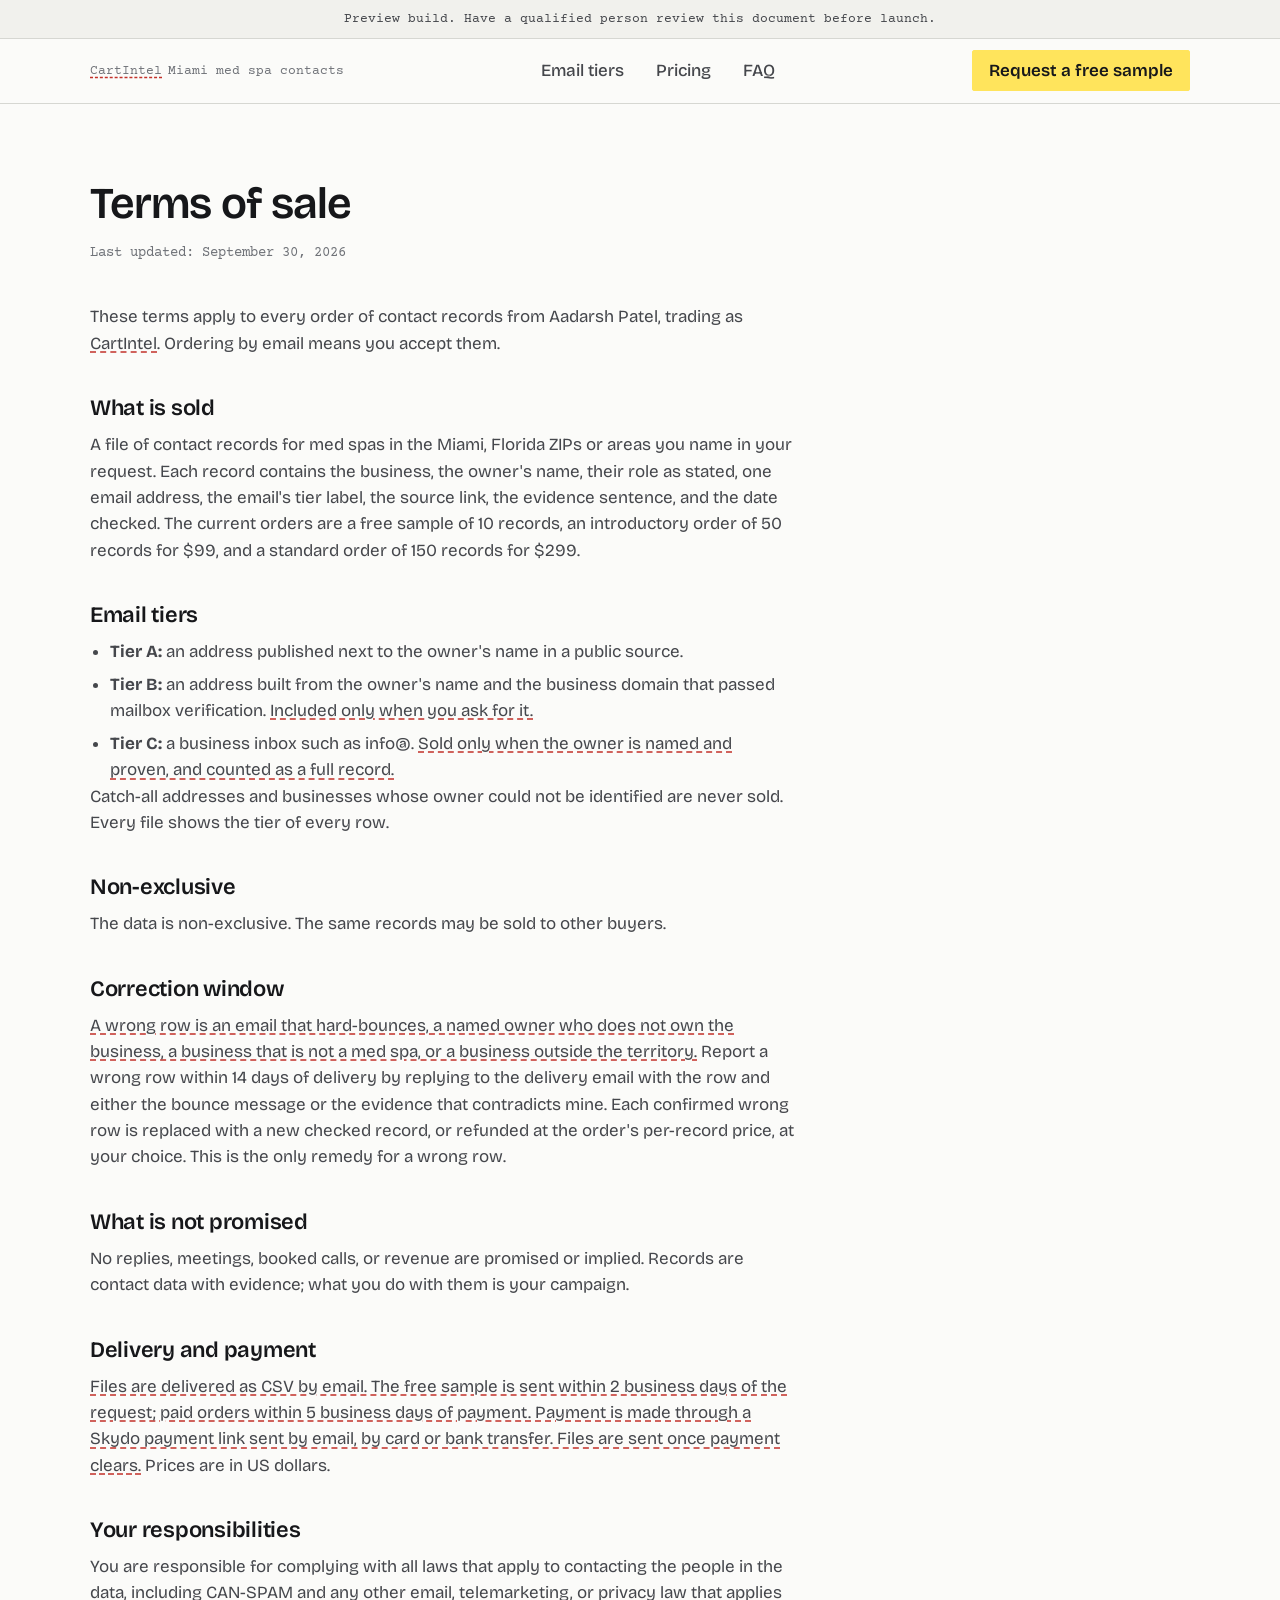
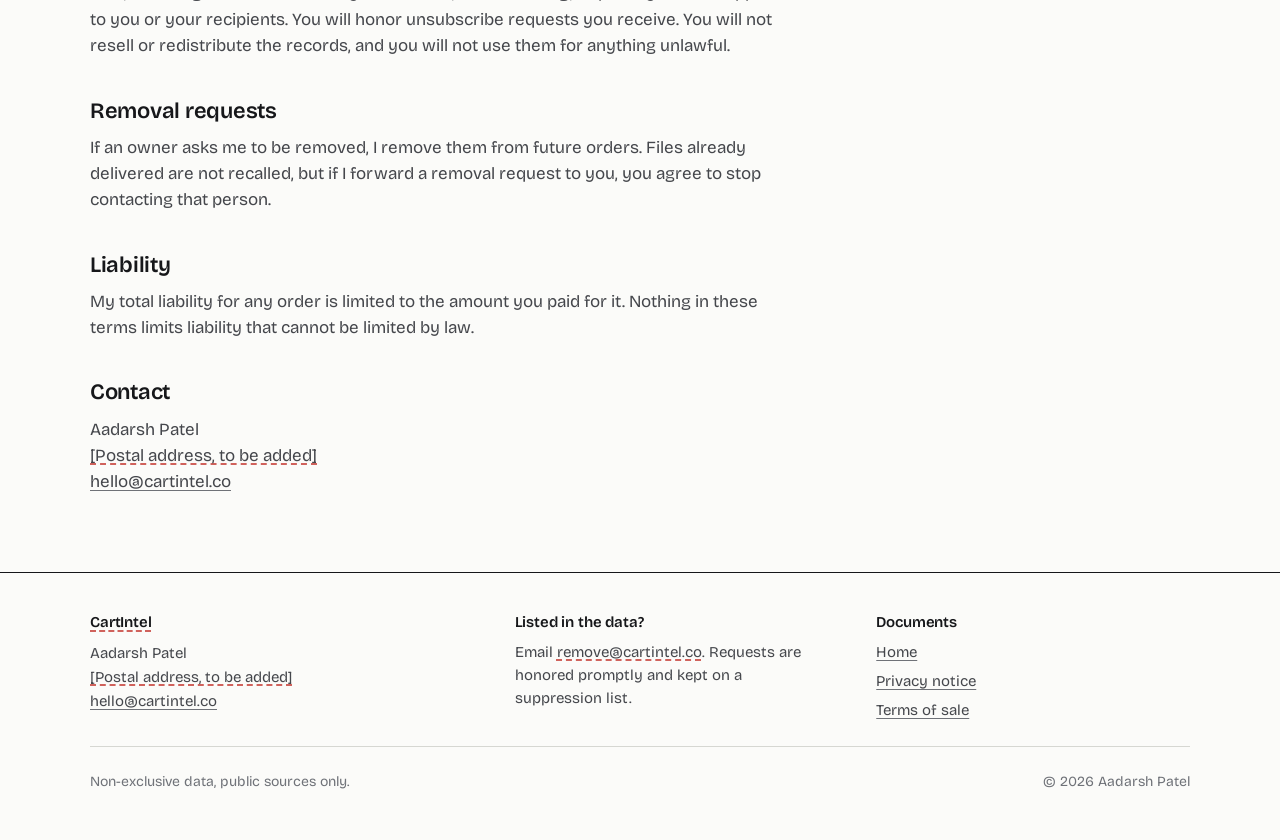
<file: terms.html>
<!DOCTYPE html>
<html lang="en">
<head>
  <meta charset="utf-8">
  <meta name="viewport" content="width=device-width, initial-scale=1">
  <title>Terms of sale: CartIntel</title>
  <meta name="robots" content="noindex">
  <link rel="icon" href="data:image/svg+xml,%3Csvg xmlns=%27http://www.w3.org/2000/svg%27 viewBox=%270 0 64 64%27%3E%3Crect width=%2764%27 height=%2764%27 fill=%27%23ffe45c%27/%3E%3Cpath d=%27M18 33l9 9 19-20%27 fill=%27none%27 stroke=%27%2316171a%27 stroke-width=%277%27 stroke-linecap=%27square%27/%3E%3C/svg%3E">
  <link rel="stylesheet" href="assets/css/site.css">
</head>
<body data-preview="true">
<div class="preview-strip" role="note">Preview build. Have a qualified person review this document before launch.</div>
<header class="nav">
  <div class="wrap">
    <a class="wordmark" href="index.html"><span class="todo" data-decision="brand">CartIntel</span> <span>Miami med spa contacts</span></a>
    <nav class="nav-links" aria-label="Sections"><a href="index.html#tiers">Email tiers</a><a href="index.html#pricing">Pricing</a><a href="index.html#faq">FAQ</a></nav>
    <a class="btn btn-primary" href="index.html#sample">Request a free sample</a>
  </div>
</header>
<main id="main" class="doc"><div class="wrap">
<h1>Terms of sale</h1>
<p class="updated">Last updated: September 30, 2026</p>
<div class="prose">
<p>These terms apply to every order of contact records from Aadarsh Patel, trading as <span class="todo" data-decision="brand">CartIntel</span>. Ordering by email means you accept them.</p>

<h2>What is sold</h2>
<p>A file of contact records for med spas in the Miami, Florida ZIPs or areas you name in your request. Each record contains the business, the owner's name, their role as stated, one email address, the email's tier label, the source link, the evidence sentence, and the date checked. The current orders are a free sample of 10 records, an introductory order of 50 records for $99, and a standard order of 150 records for $299.</p>

<h2>Email tiers</h2>
<ul>
  <li><b>Tier A:</b> an address published next to the owner's name in a public source.</li>
  <li><b>Tier B:</b> an address built from the owner's name and the business domain that passed mailbox verification. <span class="todo" data-decision="tier-b">Included only when you ask for it.</span></li>
  <li><b>Tier C:</b> a business inbox such as info@. <span class="todo" data-decision="tier-c">Sold only when the owner is named and proven, and counted as a full record.</span></li>
</ul>
<p>Catch-all addresses and businesses whose owner could not be identified are never sold. Every file shows the tier of every row.</p>

<h2>Non-exclusive</h2>
<p>The data is non-exclusive. The same records may be sold to other buyers.</p>

<h2>Correction window</h2>
<p><span class="todo" data-decision="wrong-row">A wrong row is an email that hard-bounces, a named owner who does not own the business, a business that is not a med spa, or a business outside the territory.</span> Report a wrong row within 14 days of delivery by replying to the delivery email with the row and either the bounce message or the evidence that contradicts mine. Each confirmed wrong row is replaced with a new checked record, or refunded at the order's per-record price, at your choice. This is the only remedy for a wrong row.</p>

<h2>What is not promised</h2>
<p>No replies, meetings, booked calls, or revenue are promised or implied. Records are contact data with evidence; what you do with them is your campaign.</p>

<h2>Delivery and payment</h2>
<p><span class="todo" data-decision="delivery">Files are delivered as CSV by email. The free sample is sent within 2 business days of the request; paid orders within 5 business days of payment.</span> <span class="todo" data-decision="payment">Payment is made through a Skydo payment link sent by email, by card or bank transfer. Files are sent once payment clears.</span> Prices are in US dollars.</p>

<h2>Your responsibilities</h2>
<p>You are responsible for complying with all laws that apply to contacting the people in the data, including CAN-SPAM and any other email, telemarketing, or privacy law that applies to you or your recipients. You will honor unsubscribe requests you receive. You will not resell or redistribute the records, and you will not use them for anything unlawful.</p>

<h2>Removal requests</h2>
<p>If an owner asks me to be removed, I remove them from future orders. Files already delivered are not recalled, but if I forward a removal request to you, you agree to stop contacting that person.</p>

<h2>Liability</h2>
<p>My total liability for any order is limited to the amount you paid for it. Nothing in these terms limits liability that cannot be limited by law.</p>

<h2>Contact</h2>
<p>Aadarsh Patel<br><span class="todo" data-decision="address">[Postal address, to be added]</span><br><a href="mailto:hello@cartintel.co">hello@cartintel.co</a></p>
</div>
</div></main>
<footer class="footer"><div class="wrap">
  <div><h3><span class="todo" data-decision="brand">CartIntel</span></h3><address>Aadarsh Patel<br><span class="todo" data-decision="address">[Postal address, to be added]</span><br><a href="mailto:hello@cartintel.co">hello@cartintel.co</a></address></div>
  <div><h3>Listed in the data?</h3><p>Email <a href="mailto:remove@cartintel.co" class="todo" data-decision="removal">remove@cartintel.co</a>. Requests are honored promptly and kept on a suppression list.</p></div>
  <div><h3>Documents</h3><ul><li><a href="index.html">Home</a></li><li><a href="privacy.html">Privacy notice</a></li><li><a href="terms.html">Terms of sale</a></li></ul></div>
  <div class="legal"><span>Non-exclusive data, public sources only.</span><span>&copy; 2026 Aadarsh Patel</span></div>
</div></footer>
</body>
</html>
</file>
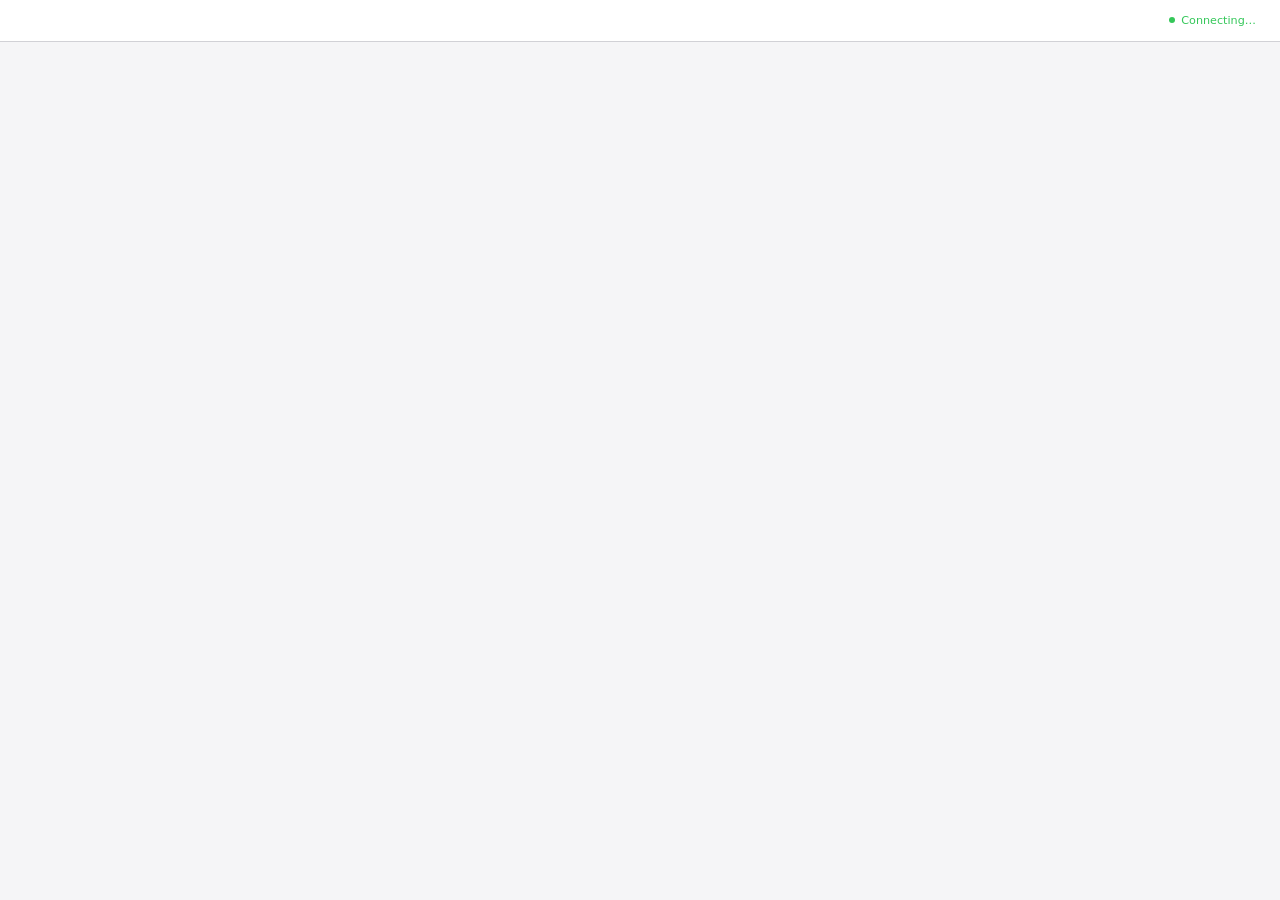
<file: .claude/skills/brainstorming/scripts/frame-template.html>
<!DOCTYPE html>
<html>
<head>
  <meta charset="utf-8">
  <title>Superpowers Brainstorming</title>
  <style>
    /*
     * BRAINSTORM COMPANION FRAME TEMPLATE
     *
     * This template provides a consistent frame with:
     * - OS-aware light/dark theming
     * - Header branding and connection status
     * - Scrollable main content area
     * - CSS helpers for common UI patterns
     *
     * Content is injected via placeholder comment in #frame-content.
     */

    * { box-sizing: border-box; margin: 0; padding: 0; }
    html, body { height: 100%; overflow: hidden; }

    /* ===== THEME VARIABLES ===== */
    :root {
      --bg-primary: #f5f5f7;
      --bg-secondary: #ffffff;
      --bg-tertiary: #e5e5e7;
      --border: #d1d1d6;
      --text-primary: #1d1d1f;
      --text-secondary: #86868b;
      --text-tertiary: #aeaeb2;
      --accent: #0071e3;
      --accent-hover: #0077ed;
      --success: #34c759;
      --warning: #ff9f0a;
      --error: #ff3b30;
      --selected-bg: #e8f4fd;
      --selected-border: #0071e3;
    }

    @media (prefers-color-scheme: dark) {
      :root {
        --bg-primary: #1d1d1f;
        --bg-secondary: #2d2d2f;
        --bg-tertiary: #3d3d3f;
        --border: #424245;
        --text-primary: #f5f5f7;
        --text-secondary: #86868b;
        --text-tertiary: #636366;
        --accent: #0a84ff;
        --accent-hover: #409cff;
        --selected-bg: rgba(10, 132, 255, 0.15);
        --selected-border: #0a84ff;
      }
    }

    body {
      font-family: system-ui, -apple-system, BlinkMacSystemFont, sans-serif;
      background: var(--bg-primary);
      color: var(--text-primary);
      display: flex;
      flex-direction: column;
      line-height: 1.5;
    }

    /* ===== FRAME STRUCTURE ===== */
    .brand { display: flex; align-items: center; min-width: 0; overflow: hidden; color: var(--text-secondary); line-height: 1; }
    .brand a { color: inherit; text-decoration: none; display: flex; align-items: center; gap: 0.5rem; min-width: 0; max-width: 100%; line-height: 1; }
    .brand-copy { display: block; min-width: 0; overflow: hidden; text-overflow: ellipsis; white-space: nowrap; line-height: 1; transform: translateY(-1px); }
    .brand-logo { display: block; height: 1em; width: auto; max-width: 180px; flex-shrink: 0; filter: invert(1); }
    @media (prefers-color-scheme: dark) {
      .brand-logo { filter: none; }
    }
    .status { font-size: 0.7rem; color: var(--status-color, var(--success)); display: flex; align-items: center; gap: 0.4rem; justify-self: end; white-space: nowrap; line-height: 1; }
    .status::before { content: ''; width: 6px; height: 6px; background: var(--status-color, var(--success)); border-radius: 50%; }

    .main { flex: 1; overflow-y: auto; }
    #frame-content { padding: 2rem; min-height: 100%; }

    .header {
      background: var(--bg-secondary);
      border-bottom: 1px solid var(--border);
      padding: 0.5rem 1.5rem;
      flex-shrink: 0;
      display: grid;
      grid-template-columns: minmax(0, 1fr) auto;
      align-items: center;
      gap: 1rem;
      min-height: 42px;
    }
    .header .brand { justify-self: start; width: 100%; font-size: 0.75rem; line-height: 1; }
    .header .status { grid-column: 2; line-height: 1; }
    .header span {
      font-size: 0.75rem;
      color: var(--text-secondary);
    }
    .header .selected-text {
      color: var(--accent);
      font-weight: 500;
    }

    /* ===== TYPOGRAPHY ===== */
    h2 { font-size: 1.5rem; font-weight: 600; margin-bottom: 0.5rem; }
    h3 { font-size: 1.1rem; font-weight: 600; margin-bottom: 0.25rem; }
    .subtitle { color: var(--text-secondary); margin-bottom: 1.5rem; }
    .section { margin-bottom: 2rem; }
    .label { font-size: 0.7rem; color: var(--text-secondary); text-transform: uppercase; letter-spacing: 0.05em; margin-bottom: 0.5rem; }

    /* ===== OPTIONS (for A/B/C choices) ===== */
    .options { display: flex; flex-direction: column; gap: 0.75rem; }
    .option {
      background: var(--bg-secondary);
      border: 2px solid var(--border);
      border-radius: 12px;
      padding: 1rem 1.25rem;
      cursor: pointer;
      transition: all 0.15s ease;
      display: flex;
      align-items: flex-start;
      gap: 1rem;
    }
    .option:hover { border-color: var(--accent); }
    .option.selected { background: var(--selected-bg); border-color: var(--selected-border); }
    .option .letter {
      background: var(--bg-tertiary);
      color: var(--text-secondary);
      width: 1.75rem; height: 1.75rem;
      border-radius: 6px;
      display: flex; align-items: center; justify-content: center;
      font-weight: 600; font-size: 0.85rem; flex-shrink: 0;
    }
    .option.selected .letter { background: var(--accent); color: white; }
    .option .content { flex: 1; }
    .option .content h3 { font-size: 0.95rem; margin-bottom: 0.15rem; }
    .option .content p { color: var(--text-secondary); font-size: 0.85rem; margin: 0; }

    /* ===== CARDS (for showing designs/mockups) ===== */
    .cards { display: grid; grid-template-columns: repeat(auto-fit, minmax(280px, 1fr)); gap: 1rem; }
    .card {
      background: var(--bg-secondary);
      border: 1px solid var(--border);
      border-radius: 12px;
      overflow: hidden;
      cursor: pointer;
      transition: all 0.15s ease;
    }
    .card:hover { border-color: var(--accent); transform: translateY(-2px); box-shadow: 0 4px 12px rgba(0,0,0,0.1); }
    .card.selected { border-color: var(--selected-border); border-width: 2px; }
    .card-image { background: var(--bg-tertiary); aspect-ratio: 16/10; display: flex; align-items: center; justify-content: center; }
    .card-body { padding: 1rem; }
    .card-body h3 { margin-bottom: 0.25rem; }
    .card-body p { color: var(--text-secondary); font-size: 0.85rem; }

    /* ===== MOCKUP CONTAINER ===== */
    .mockup {
      background: var(--bg-secondary);
      border: 1px solid var(--border);
      border-radius: 12px;
      overflow: hidden;
      margin-bottom: 1.5rem;
    }
    .mockup-header {
      background: var(--bg-tertiary);
      padding: 0.5rem 1rem;
      font-size: 0.75rem;
      color: var(--text-secondary);
      border-bottom: 1px solid var(--border);
    }
    .mockup-body { padding: 1.5rem; }

    /* ===== SPLIT VIEW (side-by-side comparison) ===== */
    .split { display: grid; grid-template-columns: 1fr 1fr; gap: 1.5rem; }
    @media (max-width: 700px) { .split { grid-template-columns: 1fr; } }

    /* ===== PROS/CONS ===== */
    .pros-cons { display: grid; grid-template-columns: 1fr 1fr; gap: 1rem; margin: 1rem 0; }
    .pros, .cons { background: var(--bg-secondary); border-radius: 8px; padding: 1rem; }
    .pros h4 { color: var(--success); font-size: 0.85rem; margin-bottom: 0.5rem; }
    .cons h4 { color: var(--error); font-size: 0.85rem; margin-bottom: 0.5rem; }
    .pros ul, .cons ul { margin-left: 1.25rem; font-size: 0.85rem; color: var(--text-secondary); }
    .pros li, .cons li { margin-bottom: 0.25rem; }

    /* ===== PLACEHOLDER (for mockup areas) ===== */
    .placeholder {
      background: var(--bg-tertiary);
      border: 2px dashed var(--border);
      border-radius: 8px;
      padding: 2rem;
      text-align: center;
      color: var(--text-tertiary);
    }

    /* ===== INLINE MOCKUP ELEMENTS ===== */
    .mock-nav { background: var(--accent); color: white; padding: 0.75rem 1rem; display: flex; gap: 1.5rem; font-size: 0.9rem; }
    .mock-sidebar { background: var(--bg-tertiary); padding: 1rem; min-width: 180px; }
    .mock-content { padding: 1.5rem; flex: 1; }
    .mock-button { background: var(--accent); color: white; border: none; padding: 0.5rem 1rem; border-radius: 6px; font-size: 0.85rem; }
    .mock-input { background: var(--bg-primary); border: 1px solid var(--border); border-radius: 6px; padding: 0.5rem; width: 100%; }
  </style>
</head>
<body>
  <div class="header">
    <!-- BRANDING -->
    <div class="status">Connecting…</div>
  </div>

  <div class="main">
    <div id="frame-content">
      <!-- CONTENT -->
    </div>
  </div>

</body>
</html>
</file>
<file: assets/css/site.css>
/* CartIntel: landing page stylesheet.
   World: newsroom copy desk. White ground, near-black ink, highlighter yellow for
   verified passages and the one action, red pencil for what was refused.
   No build step; this file is served as written. */

/* ---------- Fonts (self-hosted, latin subsets) ---------- */
@font-face {
  font-family: "Bricolage Grotesque";
  src: url("../fonts/BricolageGrotesque-300_800-normal.woff2") format("woff2");
  font-weight: 300 800;
  font-style: normal;
  font-display: swap;
}
@font-face {
  font-family: "Courier Prime";
  src: url("../fonts/CourierPrime-400-normal.woff2") format("woff2");
  font-weight: 400;
  font-style: normal;
  font-display: swap;
}
@font-face {
  font-family: "Courier Prime";
  src: url("../fonts/CourierPrime-400-italic.woff2") format("woff2");
  font-weight: 400;
  font-style: italic;
  font-display: swap;
}
@font-face {
  font-family: "Courier Prime";
  src: url("../fonts/CourierPrime-700-normal.woff2") format("woff2");
  font-weight: 700;
  font-style: normal;
  font-display: swap;
}

/* ---------- Tokens ---------- */
:root {
  color-scheme: light dark;

  --paper: #fbfbf9;
  --paper-2: #f1f1ed;
  --ink: #16171a;
  --ink-2: #45474c;
  --ink-3: #6f7278;
  --rule: #d6d7d2;
  --rule-strong: #16171a;

  --hi: #ffe45c;
  --hi-soft: #fff4b8;
  --hi-ink: #16171a;

  --pencil: #c2312a;
  --pencil-soft: #f6dcd9;
  --graphite: #5a5d63;

  --sans: "Bricolage Grotesque", "Helvetica Neue", Arial, sans-serif;
  --mono: "Courier Prime", "Courier New", Courier, monospace;

  --measure: 64ch;
  --gutter: clamp(1rem, 4vw, 2.5rem);
  --max: 1180px;

  --ease-out: cubic-bezier(0.16, 1, 0.3, 1);
  --t-fast: 180ms;
  --t-slow: 900ms;
  --t-hi: 1600ms;

  --shadow-sheet: 0 1px 0 rgb(22 23 26 / 0.08), 0 8px 18px -12px rgb(22 23 26 / 0.28);
}

@media (prefers-color-scheme: dark) {
  :root:not([data-theme="light"]) {
    --paper: #151514;
    --paper-2: #1d1d1b;
    --ink: #ecebe6;
    --ink-2: #b9b8b1;
    --ink-3: #8a8a84;
    --rule: #33332f;
    --rule-strong: #ecebe6;
    --hi: #f0d33a;
    --hi-soft: #4d4315;
    --hi-ink: #151514;
    --pencil: #e5574d;
    --pencil-soft: #3d1f1c;
    --graphite: #a5a49d;
    --shadow-sheet: 0 1px 2px rgb(0 0 0 / 0.5), 0 14px 40px -18px rgb(0 0 0 / 0.8);
  }
}
:root[data-theme="dark"] {
  --paper: #151514;
  --paper-2: #1d1d1b;
  --ink: #ecebe6;
  --ink-2: #b9b8b1;
  --ink-3: #8a8a84;
  --rule: #33332f;
  --rule-strong: #ecebe6;
  --hi: #f0d33a;
  --hi-soft: #4d4315;
  --hi-ink: #151514;
  --pencil: #e5574d;
  --pencil-soft: #3d1f1c;
  --graphite: #a5a49d;
  --shadow-sheet: 0 1px 2px rgb(0 0 0 / 0.5), 0 14px 40px -18px rgb(0 0 0 / 0.8);
}

/* ---------- Reset and base ---------- */
*, *::before, *::after { box-sizing: border-box; }
html { -webkit-text-size-adjust: 100%; scroll-behavior: smooth; scroll-padding-top: 5rem; }
body {
  margin: 0;
  background: var(--paper);
  color: var(--ink);
  font-family: var(--sans);
  font-size: 1.0625rem;
  line-height: 1.55;
  font-optical-sizing: auto;
  -webkit-font-smoothing: antialiased;
  text-rendering: optimizeLegibility;
}
img, svg { display: block; max-width: 100%; }
h1, h2, h3, h4, p, ul, ol, dl, figure { margin: 0; }
ul, ol { padding: 0; list-style: none; }
a { color: inherit; text-decoration-thickness: 1px; text-underline-offset: 0.18em; text-decoration-color: var(--ink-3); }
a:hover { text-decoration-color: var(--ink); }
strong { font-weight: 600; }
small { font-size: 0.875em; }
button, input, textarea, select { font: inherit; color: inherit; }
button { cursor: pointer; }

/* Browser surfaces carry the world too. */
::selection { background: var(--hi); color: var(--hi-ink); }
:focus-visible { outline: 2px solid var(--ink); outline-offset: 3px; border-radius: 1px; }
html { caret-color: var(--ink); scrollbar-color: var(--ink-3) var(--paper-2); }
::-webkit-scrollbar { width: 12px; height: 12px; }
::-webkit-scrollbar-track { background: var(--paper-2); }
::-webkit-scrollbar-thumb { background: var(--ink-3); border: 3px solid var(--paper-2); border-radius: 0; }

.visually-hidden {
  position: absolute !important; width: 1px; height: 1px; padding: 0; margin: -1px;
  overflow: hidden; clip: rect(0 0 0 0); white-space: nowrap; border: 0;
}
.skip-link {
  position: absolute; left: var(--gutter); top: -3rem;
  background: var(--ink); color: var(--paper); padding: 0.5rem 0.75rem; z-index: 40;
  transition: top var(--t-fast) var(--ease-out);
}
.skip-link:focus { top: 0.75rem; }

/* ---------- Type ---------- */
.mono { font-family: var(--mono); font-variant-numeric: tabular-nums; }
.num { font-variant-numeric: tabular-nums; }
h1, h2, h3 { font-weight: 600; text-wrap: balance; letter-spacing: -0.02em; line-height: 1.05; }
h1 { font-size: clamp(2.375rem, 4.4vw, 3.375rem); }
h2 { font-size: clamp(1.75rem, 3.2vw, 2.5rem); letter-spacing: -0.018em; }
h3 { font-size: 1.25rem; letter-spacing: -0.01em; line-height: 1.3; }
.lede { font-size: clamp(1.125rem, 1.4vw, 1.3125rem); line-height: 1.45; color: var(--ink-2); max-width: 36ch; text-wrap: pretty; }
.prose { max-width: var(--measure); text-wrap: pretty; }
.prose p + p { margin-top: 1em; }
.muted { color: var(--ink-2); }
.faint { color: var(--ink-3); }

/* Source mark: superscript reference the way a fact-checker cites. */
.src {
  font-family: var(--mono); font-size: 0.72em; vertical-align: super; line-height: 0;
  color: var(--graphite); text-decoration: none; margin-left: 0.15em;
}
.src:hover { color: var(--ink); }

/* Verified passage: highlighter that sweeps in once. */
.hi {
  background-image: linear-gradient(var(--hi), var(--hi));
  background-repeat: no-repeat;
  background-size: 100% 100%;
  background-position: 0 0;
  color: var(--hi-ink);
  padding: 0.05em 0.15em;
  margin: 0 -0.15em;
  -webkit-box-decoration-break: clone; box-decoration-break: clone;
}
@media (prefers-reduced-motion: no-preference) {
  html.js .sweep .hi { background-size: 0% 100%; transition: background-size var(--t-hi) var(--ease-out) 120ms; }
  html.js .sweep.in-view .hi { background-size: 100% 100%; }
}

/* Killed passage: red pencil strike that draws once. */
.kill { position: relative; color: var(--ink-2); }
.kill::after {
  content: ""; position: absolute; left: -0.1em; right: -0.1em; top: 52%;
  height: 2px; background: var(--pencil); transform: rotate(-1.2deg); transform-origin: left center;
}
@media (prefers-reduced-motion: no-preference) {
  html.js .sweep .kill::after { transform: scaleX(0) rotate(-1.2deg); transition: transform var(--t-slow) var(--ease-out) 200ms; }
  html.js .sweep.in-view .kill::after { transform: scaleX(1) rotate(-1.2deg); }
}

/* ---------- Layout ---------- */
.wrap { max-width: var(--max); margin-inline: auto; padding-inline: var(--gutter); }
.section { padding-block: clamp(4rem, 9vw, 7.5rem); border-top: 1px solid var(--rule); }
.section > .wrap > h2 { margin-bottom: clamp(1.75rem, 4vw, 3rem); max-width: 22ch; }
.section-tight { padding-block: clamp(3rem, 6vw, 5rem); }
.grid { display: grid; gap: clamp(1.5rem, 4vw, 3.5rem); }
@media (min-width: 900px) {
  .grid-7-5 { grid-template-columns: 7fr 5fr; align-items: start; }
  .grid-5-7 { grid-template-columns: 5fr 7fr; align-items: start; }
  .grid-2 { grid-template-columns: 1fr 1fr; }
  .grid-4-8 { grid-template-columns: 4fr 8fr; }
}

/* ---------- Buttons and links ---------- */
.btn {
  display: inline-flex; align-items: center; gap: 0.6rem;
  padding: 0.9rem 1.25rem; border: 1px solid var(--ink); border-radius: 2px;
  background: var(--ink); color: var(--paper); font-weight: 600; text-decoration: none;
  white-space: nowrap; line-height: 1;
  transition: transform var(--t-fast) var(--ease-out), background-color var(--t-fast) var(--ease-out), color var(--t-fast) var(--ease-out);
}
.btn .i { width: 1.05em; height: 1.05em; transition: transform var(--t-fast) var(--ease-out); }
.btn:hover .i { transform: translateX(3px); }
.btn:active { transform: translateY(1px); }
.btn-primary { background: var(--hi); color: var(--hi-ink); border-color: var(--hi); }
.btn-primary:hover { background: var(--ink); color: var(--paper); border-color: var(--ink); }
.btn-lg { padding: 1.05rem 1.5rem; font-size: 1.0625rem; }
.link-arrow { display: inline-flex; align-items: center; gap: 0.4rem; font-weight: 500; }
.link-arrow .i { width: 1em; height: 1em; transition: transform var(--t-fast) var(--ease-out); }
.link-arrow:hover .i { transform: translateY(2px); }
.i { width: 1em; height: 1em; fill: currentColor; flex: none; }

/* ---------- Preview strip and pending decisions ---------- */
.preview-strip { display: none; }
body[data-preview="true"] .preview-strip {
  display: block; background: var(--paper-2); border-bottom: 1px solid var(--rule);
  font-family: var(--mono); font-size: 0.8125rem; color: var(--ink-2); padding: 0.55rem 0; text-align: center;
}
body[data-preview="true"] .todo {
  text-decoration: underline; text-decoration-style: dashed; text-decoration-color: var(--pencil); text-underline-offset: 0.2em;
  cursor: help;
}
body[data-preview="true"] .synthetic-label { display: inline-block; }
.synthetic-label { display: none; font-family: var(--mono); font-size: 0.75rem; color: var(--pencil); }

/* ---------- Nav ---------- */
.nav { position: sticky; top: 0; z-index: 30; background: color-mix(in srgb, var(--paper) 92%, transparent); backdrop-filter: blur(10px); -webkit-backdrop-filter: blur(10px); border-bottom: 1px solid var(--rule); }
.nav .wrap { display: flex; align-items: center; justify-content: space-between; height: 64px; gap: 1rem; }
.wordmark { font-weight: 700; letter-spacing: -0.03em; font-size: 1.25rem; text-decoration: none; display: inline-flex; align-items: baseline; gap: 0.35rem; }
.wordmark span { font-family: var(--mono); font-weight: 400; letter-spacing: 0; font-size: 0.8125rem; color: var(--ink-3); }
.nav-links { display: flex; gap: clamp(1rem, 2.5vw, 2rem); }
.nav-links a { text-decoration: none; font-weight: 500; color: var(--ink-2); padding: 0.25rem 0; border-bottom: 1px solid transparent; }
.nav-links a:hover { color: var(--ink); border-bottom-color: var(--ink); }
.nav .btn { padding: 0.7rem 1rem; }
@media (max-width: 760px) {
  .nav-links { display: none; }
  .wordmark span:last-child { display: none; }
  .nav .btn { padding: 0.65rem 0.85rem; font-size: 0.9375rem; }
}

/* ---------- Hero ---------- */
.hero { padding-block: clamp(2.5rem, 6vw, 5rem) clamp(3rem, 7vw, 6rem); }
.hero h1 { max-width: 20ch; }
.hero .lede { margin-top: 1.5rem; }
.hero-actions { display: flex; flex-wrap: wrap; gap: 1rem 1.5rem; align-items: center; margin-top: 2rem; }
.hero-note { margin-top: 2.5rem; max-width: 40ch; font-size: 0.9375rem; color: var(--ink-3); text-wrap: pretty; }
.hero-note a { color: var(--ink-2); }

/* ---------- The manuscript sheet (record) ---------- */
.sheet {
  position: relative; background: var(--paper); border: 1px solid var(--rule); border-radius: 2px;
  box-shadow: var(--shadow-sheet); padding: clamp(1.25rem, 2.5vw, 1.75rem) clamp(1.25rem, 2.5vw, 1.75rem);
  font-family: var(--mono); font-size: 0.9375rem; line-height: 1.5; color: var(--ink);
}
.sheet-head { display: flex; flex-wrap: wrap; justify-content: space-between; gap: 0.35rem 1rem; padding-bottom: 0.9rem; border-bottom: 1px solid var(--rule-strong); font-size: 0.8125rem; color: var(--ink-2); }
.sheet-head b { color: var(--ink); font-weight: 700; }
.sheet dl { display: grid; grid-template-columns: max-content 1fr; column-gap: 1.25rem; row-gap: 0.55rem; margin-top: 1rem; }
.sheet dt { color: var(--ink-3); font-size: 0.8125rem; padding-top: 0.15em; }
.sheet dd { margin: 0; overflow-wrap: anywhere; }
.sheet .evidence { margin-top: 1.1rem; padding-top: 1rem; border-top: 1px dashed var(--rule); }
.sheet .evidence p { margin-top: 0.4rem; line-height: 1.6; }
.sheet .cite { margin-top: 0.75rem; font-size: 0.8125rem; color: var(--ink-2); }
.sheet .cite a { color: var(--ink); }
.sheet .cite li + li { margin-top: 0.35rem; }
.sheet-foot { margin-top: 1.1rem; padding-top: 0.9rem; border-top: 1px solid var(--rule); font-size: 0.8125rem; color: var(--ink-3); display: flex; justify-content: space-between; gap: 1rem; flex-wrap: wrap; }
.tag { display: inline-block; font-family: var(--mono); font-size: 0.75rem; padding: 0.1em 0.45em; border: 1px solid var(--ink); border-radius: 2px; line-height: 1.5; }
.tag-a { background: var(--hi); border-color: var(--hi); color: var(--hi-ink); }
.tag-kill { border-color: var(--pencil); color: var(--pencil); }

/* Margin note: the checker's annotation, graphite, hanging in the gutter on wide screens. */
.margin-note {
  font-family: var(--mono); font-size: 0.8125rem; line-height: 1.45; color: var(--graphite);
  display: flex; gap: 0.5rem; align-items: flex-start; margin-top: 1.1rem;
}
.margin-note .i { width: 1rem; height: 1rem; margin-top: 0.1rem; }
.margin-note.confirmed .i { color: var(--ink); }
.margin-note.killed { color: var(--pencil); }
.margin-note.killed .i { color: var(--pencil); }
@media (min-width: 1440px) {
  .sheet-with-margin { position: relative; }
  .sheet-with-margin .margin-note { position: absolute; left: calc(100% + 0.9rem); top: 4.25rem; width: min(11rem, calc((100vw - var(--max)) / 2 - 1.6rem)); margin: 0; }
}

/* ---------- Problem statement ---------- */
.statement { font-size: clamp(1.375rem, 2.4vw, 1.875rem); line-height: 1.3; letter-spacing: -0.012em; max-width: 30ch; font-weight: 500; text-wrap: pretty; }
.statement + .prose { margin-top: 1.75rem; }

/* ---------- Definition grid (what's in a record) ---------- */
.fields { display: grid; grid-template-columns: 1fr; border-top: 1px solid var(--rule-strong); }
.fields > div { display: grid; grid-template-columns: 11rem 1fr; gap: 1rem; padding: 1.1rem 0; border-bottom: 1px solid var(--rule); }
.fields dt { font-family: var(--mono); font-size: 0.9375rem; color: var(--ink); }
.fields dd { margin: 0; color: var(--ink-2); max-width: 52ch; text-wrap: pretty; }
.fields dd .mono { color: var(--ink); font-size: 0.9375rem; }
@media (max-width: 600px) { .fields > div { grid-template-columns: 1fr; gap: 0.3rem; } }
@media (min-width: 900px) { .fields { grid-template-columns: 1fr 1fr; column-gap: 3rem; } }

/* ---------- Tiers ledger ---------- */
.tiers { border-top: 1px solid var(--rule-strong); }
.tier { display: grid; grid-template-columns: 4.5rem 1fr; gap: 1rem 1.5rem; padding: 1.5rem 0; border-bottom: 1px solid var(--rule); align-items: start; }
.tier-letter { font-family: var(--mono); font-weight: 700; font-size: clamp(2rem, 4vw, 2.75rem); line-height: 1; letter-spacing: -0.02em; }
.tier-letter.hi { padding: 0.05em 0.2em; margin: 0; display: inline-block; }
.tier-letter.killed { color: var(--pencil); }
.tier h3 { margin-bottom: 0.4rem; }
.tier p { color: var(--ink-2); max-width: 56ch; text-wrap: pretty; }
.tier .example { grid-column: 2; margin-top: 0.9rem; font-family: var(--mono); font-size: 0.9375rem; display: flex; flex-wrap: wrap; gap: 0.4rem 1.25rem; align-items: baseline; }
.tier .example .faint { font-size: 0.8125rem; }
@media (min-width: 900px) {
  .tier { grid-template-columns: 4.5rem 1.15fr 1fr; }
  .tier .example { grid-column: 3; margin-top: 0.15rem; flex-direction: column; gap: 0.3rem; }
}

/* ---------- Process ---------- */
.process { display: grid; gap: clamp(2rem, 5vw, 4rem); }
@media (min-width: 900px) { .process { grid-template-columns: 5fr 7fr; } }
.moves { display: grid; gap: 1.5rem; }
.moves h3 { margin-bottom: 0.35rem; }
.moves p { color: var(--ink-2); max-width: 40ch; text-wrap: pretty; }
.checklist { border-top: 1px solid var(--rule-strong); }
.checklist li { display: grid; grid-template-columns: 2rem 1fr; gap: 1rem; padding: 1.25rem 0; border-bottom: 1px solid var(--rule); align-items: start; }
.checklist .box { width: 1.5rem; height: 1.5rem; border: 1.5px solid var(--ink); border-radius: 2px; display: grid; place-items: center; margin-top: 0.2rem; }
.checklist .box .i { width: 1rem; height: 1rem; }
.checklist .q { font-size: clamp(1.25rem, 2vw, 1.5rem); font-weight: 500; letter-spacing: -0.012em; line-height: 1.3; text-wrap: balance; }
.checklist .a { margin-top: 0.4rem; color: var(--ink-2); max-width: 48ch; text-wrap: pretty; }
.process-foot { margin-top: 1.25rem; font-family: var(--mono); font-size: 0.875rem; color: var(--ink-2); display: flex; gap: 0.5rem; align-items: flex-start; }
.process-foot .i { margin-top: 0.15rem; }

/* ---------- Refused record / check it yourself ---------- */
.refused .sheet { border-color: var(--rule); }
.refused .sheet-head b { color: var(--pencil); }
.howto { counter-reset: step; }
.howto li { display: grid; grid-template-columns: 2.25rem 1fr; gap: 0.75rem; padding: 0.9rem 0; border-top: 1px solid var(--rule); }
.howto li:first-child { border-top-color: var(--rule-strong); }
.howto li::before { counter-increment: step; content: counter(step) "."; font-family: var(--mono); color: var(--ink-3); }
.howto li b { display: block; }
.howto li span { color: var(--ink-2); }

/* ---------- Price sheet ---------- */
.prices { border-top: 1px solid var(--rule-strong); display: grid; }
.price { display: grid; grid-template-columns: 1fr auto; gap: 0.5rem 1.5rem; padding: 1.4rem 0; border-bottom: 1px solid var(--rule); align-items: baseline; }
.price h3 { font-size: 1.125rem; }
.price .count { font-family: var(--mono); color: var(--ink-2); font-size: 0.9375rem; }
.price .amount { grid-column: 1 / -1; justify-self: start; font-family: var(--mono); font-weight: 700; font-size: clamp(1.75rem, 3vw, 2.25rem); letter-spacing: -0.02em; margin-top: 0.25rem; }
.price .amount.free { background: var(--hi); color: var(--hi-ink); padding: 0.05em 0.25em; }
.price .what { grid-column: 1 / -1; color: var(--ink-2); max-width: 52ch; text-wrap: pretty; }
@media (min-width: 900px) {
  .prices { grid-template-columns: repeat(3, 1fr); column-gap: 2.5rem; }
  .price { grid-template-columns: 1fr; align-content: start; padding: 1.5rem 0 1.75rem; }
}
.delivery { margin-top: 2rem; display: grid; gap: 1rem 2.5rem; }
@media (min-width: 900px) { .delivery { grid-template-columns: repeat(3, 1fr); } }
.delivery div { font-size: 0.9375rem; color: var(--ink-2); max-width: 36ch; text-wrap: pretty; }
.delivery b { color: var(--ink); display: block; margin-bottom: 0.15rem; }

/* ---------- Guarantee ---------- */
.promise { display: grid; gap: 2rem; }
@media (min-width: 900px) { .promise { grid-template-columns: 1fr 1fr; gap: 3.5rem; } }
.promise h3 { padding-bottom: 0.75rem; border-bottom: 1px solid var(--rule-strong); margin-bottom: 0.25rem; }
.promise li { padding: 0.9rem 0; border-bottom: 1px solid var(--rule); display: grid; grid-template-columns: 1.5rem 1fr; gap: 0.75rem; color: var(--ink-2); }
.promise li b { color: var(--ink); font-weight: 600; }
.promise li .i { margin-top: 0.3rem; }
.promise .no li .i { color: var(--pencil); }
.promise .yes li .i { color: var(--ink); }
.promise-note { margin-top: 1.5rem; color: var(--ink-2); max-width: 60ch; text-wrap: pretty; }

/* ---------- Sample form ---------- */

.form { border-top: 1px solid var(--rule-strong); padding-top: 1.5rem; }
.form h3 { margin-bottom: 0.5rem; }
.form > p { color: var(--ink-2); max-width: 48ch; text-wrap: pretty; }
.field { display: grid; gap: 0.4rem; margin-top: 1.25rem; }
.field label { font-weight: 500; }
.field .help { font-size: 0.875rem; color: var(--ink-3); }
.field input, .field textarea {
  width: 100%; padding: 0.8rem 0.9rem; background: var(--paper); border: 1px solid var(--ink-3); border-radius: 2px;
  transition: border-color var(--t-fast) var(--ease-out), box-shadow var(--t-fast) var(--ease-out);
}
.field textarea { min-height: 5.5rem; resize: vertical; font-family: var(--mono); font-size: 0.9375rem; }
.field input::placeholder, .field textarea::placeholder { color: var(--ink-3); }
.field input:focus, .field textarea:focus { outline: none; border-color: var(--ink); box-shadow: 0 0 0 3px var(--hi-soft); }
.field.invalid input, .field.invalid textarea { border-color: var(--pencil); }
.error { display: none; font-size: 0.875rem; color: var(--pencil); }
.field.invalid .error { display: block; }
.form-actions { margin-top: 1.75rem; display: flex; flex-wrap: wrap; align-items: center; gap: 1rem 1.5rem; }
.form-actions .alt { font-size: 0.9375rem; color: var(--ink-2); }
.form-status { margin-top: 1.25rem; padding: 1rem 1.1rem; border: 1px solid var(--rule-strong); border-radius: 2px; display: none; }
.form-status.show { display: block; }
.form-status b { display: block; margin-bottom: 0.25rem; }
.form-status code { font-family: var(--mono); background: var(--paper-2); padding: 0.1em 0.3em; }
@media (min-width: 640px) { .form .row { display: grid; grid-template-columns: 1fr 1fr; gap: 1.25rem; } .form .row .field { margin-top: 1.25rem; } }

/* ---------- FAQ ---------- */
.faq { display: grid; gap: 0 3rem; }
@media (min-width: 900px) { .faq { grid-template-columns: 1fr 1fr; } }
.faq details { border-top: 1px solid var(--rule); }
.faq details:first-of-type { border-top-color: var(--rule-strong); }
.faq summary { cursor: pointer; list-style: none; padding: 1.1rem 0; font-weight: 500; display: flex; justify-content: space-between; gap: 1rem; align-items: center; }
.faq summary::-webkit-details-marker { display: none; }
.faq summary .i { width: 1rem; height: 1rem; color: var(--ink-3); transition: transform var(--t-fast) var(--ease-out); flex: none; }
.faq details[open] summary .i { transform: rotate(180deg); }
.faq .answer { padding: 0 0 1.25rem; color: var(--ink-2); max-width: 56ch; text-wrap: pretty; }
.faq .answer a { color: var(--ink); }

/* ---------- Closing ask ---------- */
.close { text-align: left; }
.close h2 { max-width: 20ch; }
.close .lede { margin-top: 1rem; }
.close .btn { margin-top: 2rem; }

/* ---------- Footer ---------- */
.footer { border-top: 1px solid var(--rule-strong); padding-block: 2.5rem 3rem; font-size: 0.9375rem; color: var(--ink-2); }
.footer .wrap { display: grid; gap: 1.5rem 3rem; }
@media (min-width: 900px) { .footer .wrap { grid-template-columns: 1.2fr 1fr 1fr; } }
.footer h3 { font-size: 0.9375rem; color: var(--ink); margin-bottom: 0.5rem; }
.footer address { font-style: normal; line-height: 1.6; }
.footer ul { display: grid; gap: 0.35rem; }
.footer .legal { grid-column: 1 / -1; padding-top: 1.5rem; border-top: 1px solid var(--rule); font-size: 0.875rem; color: var(--ink-3); display: flex; flex-wrap: wrap; justify-content: space-between; gap: 0.5rem 1.5rem; }

/* ---------- Legal pages ---------- */
.doc { padding-block: clamp(3rem, 6vw, 5rem); }
.doc h1 { font-size: clamp(2rem, 4vw, 2.75rem); max-width: 20ch; }
.doc .updated { margin-top: 1rem; font-family: var(--mono); font-size: 0.875rem; color: var(--ink-3); }
.doc .prose { margin-top: 2.5rem; }
.doc h2 { font-size: 1.375rem; margin-top: 2.5rem; margin-bottom: 0.75rem; letter-spacing: -0.012em; }
.doc ul { list-style: disc; padding-left: 1.25rem; }
.doc li + li { margin-top: 0.4rem; }
.doc p { color: var(--ink-2); }
.doc li { color: var(--ink-2); }

/* ---------- Reveal ---------- */
@media (prefers-reduced-motion: no-preference) {
  /* Content never hides. Only strokes wait for the line (see the motion layer). */
}
@media (prefers-reduced-motion: reduce) {
  html { scroll-behavior: auto; }
  *, *::before, *::after { transition-duration: 0.01ms !important; animation-duration: 0.01ms !important; }
}

@media print {
  .nav, .preview-strip, .skip-link, .form { display: none; }
  .section { border-top-color: #000; }
  a { text-decoration: none; }
}

/* Dark desk, white paper: the manuscript sheet keeps its material under a dark scheme. */
@media (prefers-color-scheme: dark) {
  :root:not([data-theme="light"]) .sheet {
    --paper: #fbfbf9; --paper-2: #f1f1ed; --ink: #16171a; --ink-2: #45474c; --ink-3: #6f7278;
    --rule: #d6d7d2; --rule-strong: #16171a; --hi: #ffe45c; --hi-soft: #fff4b8; --hi-ink: #16171a;
    --pencil: #c2312a; --graphite: #5a5d63;
    box-shadow: 0 1px 0 rgb(0 0 0 / 0.6), 0 10px 24px -12px rgb(0 0 0 / 0.9);
  }
}
:root[data-theme="dark"] .sheet {
  --paper: #fbfbf9; --paper-2: #f1f1ed; --ink: #16171a; --ink-2: #45474c; --ink-3: #6f7278;
  --rule: #d6d7d2; --rule-strong: #16171a; --hi: #ffe45c; --hi-soft: #fff4b8; --hi-ink: #16171a;
  --pencil: #c2312a; --graphite: #5a5d63;
  box-shadow: 0 1px 0 rgb(0 0 0 / 0.6), 0 10px 24px -12px rgb(0 0 0 / 0.9);
}

/* Refused record: the pencil goes through the whole field block, not one line. */
.refused .sheet dl { position: relative; color: var(--ink-2); }
.refused .sheet dl::after { content: none; }
@media (prefers-reduced-motion: no-preference) {
  html.js .refused.sweep .sheet dl::after { content: none; }
}
.section-note { margin-top: 1.5rem; max-width: 56ch; color: var(--ink-2); text-wrap: pretty; }
.howto-wrap { margin-top: 1rem; }
.i-sm { width: 0.85em; height: 0.85em; }
.sprite { position: absolute; }

/* ======================================================================
   Motion layer. One grammar: the checker's desk. Things get typed,
   highlighted, ticked and struck, once, as they come into view.
   ====================================================================== */

/* Hero entrance on load: copy rises in order, the sheet settles into place. */
@media (prefers-reduced-motion: no-preference) {
  .enter { opacity: 0; transform: translateY(14px); animation: rise 760ms var(--ease-out) forwards; animation-delay: calc(var(--d, 0) * 110ms + 60ms); }
  .enter-sheet { opacity: 0; transform: translateY(10px) scale(0.985); animation: settle 900ms var(--ease-out) forwards; animation-delay: 220ms; }
  @keyframes rise { to { opacity: 1; transform: none; } }
  @keyframes settle { to { opacity: 1; transform: none; } }
}

/* Typewriter: fields are typed in, the caret is a block of ink. */
[data-typewriter] .typing::after { content: ""; display: inline-block; width: 0.55em; height: 1em; background: var(--ink); vertical-align: -0.15em; margin-left: 1px; animation: caret 900ms steps(2, jump-none) infinite; }
@keyframes caret { 50% { opacity: 0; } }
@media (prefers-reduced-motion: no-preference) {
  html.js [data-typewriter] .evidence, html.js [data-typewriter] .sheet-foot { opacity: 0; transition: opacity 500ms var(--ease-out); }
  html.js [data-typewriter].typed .evidence, html.js [data-typewriter].typed .sheet-foot { opacity: 1; }
  /* The sweep is keyed to the end of typing, so it is seen. */
  html.js [data-typewriter] .hi { background-size: 0% 100%; transition: background-size var(--t-hi) var(--ease-out) 160ms; }
  html.js [data-typewriter].typed .hi { background-size: 100% 100%; }
  html.js [data-typewriter] .margin-note { opacity: 0; transform: translateX(-6px); transition: opacity 400ms var(--ease-out) 1300ms, transform 400ms var(--ease-out) 1300ms; }
  html.js [data-typewriter].typed .margin-note { opacity: 1; transform: none; }
}

/* Drawn check marks: stroke-dasharray is inherited, so the <use>d path draws itself. */
html.js svg.draw { stroke-dasharray: 26; stroke-dashoffset: 26; }
html.js .sweep.in-view svg.draw, html.js .typed svg.draw, html.js .is-sent svg.draw { stroke-dashoffset: 0; }
@media (prefers-reduced-motion: no-preference) {
  html.js svg.draw { transition: stroke-dashoffset 480ms var(--ease-out); transition-delay: 160ms; }
  [data-typewriter] .margin-note svg.draw { transition-delay: 1500ms; }
}
@media (prefers-reduced-motion: reduce) { svg.draw { stroke-dashoffset: 0; } }
.margin-note svg.draw, .promise svg.draw, .ask-list svg.draw { width: 1.05rem; height: 1.05rem; stroke-width: 2.25; }
.checklist .box svg.draw { width: 1rem; height: 1rem; }

/* Staggered arrival for lists that appear as lists; capped at eight rows. */
.tier, .checklist li, .promise li, .price, .fields > div, .faq details, .ask-list li, .moves > div, .howto li { --i: 0; }
.tier:nth-child(2), .checklist li:nth-child(2), .promise li:nth-child(2), .price:nth-child(2), .fields > div:nth-child(2), .faq details:nth-child(2), .ask-list li:nth-child(2), .moves > div:nth-child(2), .howto li:nth-child(2) { --i: 1; }
.tier:nth-child(3), .checklist li:nth-child(3), .promise li:nth-child(3), .price:nth-child(3), .fields > div:nth-child(3), .faq details:nth-child(3), .ask-list li:nth-child(3), .moves > div:nth-child(3), .howto li:nth-child(3) { --i: 2; }
.tier:nth-child(4), .promise li:nth-child(4), .fields > div:nth-child(4), .faq details:nth-child(4) { --i: 3; }
.fields > div:nth-child(5), .faq details:nth-child(5) { --i: 4; }
.fields > div:nth-child(6), .faq details:nth-child(6) { --i: 5; }
.faq details:nth-child(n+7) { --i: 5; }
@media (prefers-reduced-motion: no-preference) {

  /* Headings come into focus rather than sliding. Blur is bounded to the heading box. */

}

/* Highlighter hover on primary buttons: ink fills from the left, like a pen stroke. */
.btn-primary {
  background-image: linear-gradient(var(--ink), var(--ink)); background-repeat: no-repeat; background-size: 0% 100%; background-position: left center;
  transition: background-size 320ms var(--ease-out), color 200ms var(--ease-out), transform var(--t-fast) var(--ease-out), border-color 200ms var(--ease-out);
}
.btn-primary:hover, .btn-primary:focus-visible { background-size: 100% 100%; color: var(--paper); border-color: var(--ink); }
.btn .i-done { display: none; }
.btn.is-sent .i-arrow { display: none; }
.btn.is-sent .i-done { display: block; }
.btn.is-sent { background-color: var(--ink); background-size: 100% 100%; color: var(--paper); border-color: var(--ink); }

/* Nav condenses once the page has scrolled. */
.nav .wrap { transition: height 260ms var(--ease-out); }
.nav .btn { transition: padding 260ms var(--ease-out), background-size 320ms var(--ease-out), color 200ms var(--ease-out), transform var(--t-fast) var(--ease-out), border-color 200ms var(--ease-out); }
.nav.scrolled .wrap { height: 54px; }
.nav.scrolled .btn { padding: 0.55rem 0.85rem; }
.nav-sentinel { position: absolute; top: 0; left: 0; width: 1px; height: 12px; pointer-events: none; }

/* FAQ answers unfold. */
@media (prefers-reduced-motion: no-preference) {
  .faq details[open] .answer { animation: unfold 300ms var(--ease-out); }
  @keyframes unfold { from { opacity: 0; transform: translateY(-4px); } to { opacity: 1; transform: none; } }
}

/* Form acknowledgment. */
.form-status.show { animation: unfold 320ms var(--ease-out); }
.field.invalid input, .field.invalid textarea { box-shadow: 0 0 0 3px var(--pencil-soft); }
.field .error { transition: opacity 200ms var(--ease-out); }

/* Ask section. */
.ask-list { margin-top: 1.5rem; display: grid; gap: 0.75rem; }
.ask-list li { display: grid; grid-template-columns: 1.5rem 1fr; gap: 0.6rem; color: var(--ink-2); align-items: start; }
.ask-list svg { margin-top: 0.25rem; color: var(--ink); }
.ask .form { border-top: none; padding-top: 0; }
@media (max-width: 899px) { .ask .form { border-top: 1px solid var(--rule-strong); padding-top: 1.5rem; } }
.hero h1.enter { --d: 0; } .hero .lede.enter { --d: 1; } .hero-actions.enter { --d: 2; } .hero-note.enter { --d: 3; }

/* Typewriter: the real text stays in the accessibility tree; typing happens in an aria-hidden twin. */
[data-typewriter] .dd-src.visually-hidden { position: absolute; }

/* ---------- Pass 3: comparison, refused mirror, nav state, hierarchy, mobile ledger ---------- */
.compare { margin-top: clamp(2.5rem, 5vw, 4rem); display: grid; gap: 2rem; position: relative; }
@media (min-width: 900px) { .compare { grid-template-columns: 1fr 1fr; gap: 3rem; } }
.compare-item { margin: 0; }
.compare-label { font-family: var(--mono); font-size: 0.8125rem; color: var(--ink-2); margin-bottom: 0.75rem; }
.sheet.sheet-sm { padding: 1rem 1.1rem; font-size: 0.875rem; }
.sheet.sheet-sm dl { margin-top: 0; row-gap: 0.45rem; }
.sheet dd.blank { border-bottom: 1px dashed var(--pencil); min-height: 1.2em; }
.compare .margin-note { margin-top: 0.85rem; }
.compare-note { position: absolute; right: 0; top: -1.6rem; margin: 0; }
.refused-grid { align-items: start; }
.howto-col h3 { font-size: 1.3125rem; }

/* Nav button: outline while the hero's own button is on screen, highlighter once it has scrolled away. */
.btn-nav { background: transparent; color: var(--ink); border-color: var(--ink); background-image: linear-gradient(var(--hi), var(--hi)); background-repeat: no-repeat; background-size: 0% 100%; background-position: left center; transition: background-size 320ms var(--ease-out), color 200ms var(--ease-out), border-color 200ms var(--ease-out), padding 260ms var(--ease-out), transform var(--t-fast) var(--ease-out); }
.btn-nav:hover, .btn-nav:focus-visible { background-size: 100% 100%; color: var(--hi-ink); border-color: var(--hi); }
.nav.past-hero .btn-nav { background-size: 100% 100%; color: var(--hi-ink); border-color: var(--hi); }
.nav.past-hero .btn-nav:hover, .nav.past-hero .btn-nav:focus-visible { background-image: linear-gradient(var(--ink), var(--ink)); color: var(--paper); border-color: var(--ink); }
@media (prefers-reduced-motion: reduce) { .btn-nav { background-size: 100% 100%; color: var(--hi-ink); border-color: var(--hi); } }

/* Row hierarchy: a clearer step between a row's title and its body. */
.tier h3, .price h3, .moves h3 { font-size: 1.3125rem; }
.promise li b, .howto li b { font-size: 1.0625rem; }

/* Mobile ledger: the tier letter sits above its text instead of eating a column. */
@media (max-width: 599px) {
  .tier { grid-template-columns: 1fr; gap: 0.5rem; }
  .tier-letter { font-size: 1.75rem; justify-self: start; }
  .tier .example { grid-column: 1; }
  .sheet-head { font-size: 0.75rem; }
}
.copy-btn { margin-top: 0.75rem; display: inline-flex; align-items: center; gap: 0.5rem; padding: 0.55rem 0.8rem; border: 1px solid var(--ink); border-radius: 2px; background: transparent; color: var(--ink); font-size: 0.9375rem; font-weight: 500; }
.copy-btn:hover { background: var(--paper-2); }
.copy-btn .i { width: 1em; height: 1em; }

/* ======================================================================
   Pass 4: the pencil. Cross-outs draw as strokes, stamps land, blanks
   are ruled in, underlines are drawn. Same grammar, same one-shot rule.
   ====================================================================== */

/* Drawn X: two strokes, the second after the first. */
html.js svg.draw-x { stroke-dasharray: 100; stroke-dashoffset: 100; }
html.js .sweep.in-view svg.draw-x, html.js .typed svg.draw-x { stroke-dashoffset: 0; }
@media (prefers-reduced-motion: no-preference) {
  html.js svg.draw-x { transition: stroke-dashoffset 560ms cubic-bezier(0.3, 0, 0.2, 1); transition-delay: 160ms; }
}
@media (prefers-reduced-motion: reduce) { svg.draw-x { stroke-dashoffset: 0; } }
.margin-note svg.draw-x, .promise svg.draw-x { width: 1.05rem; height: 1.05rem; }
.tier-letter svg.draw-x { width: 0.85em; height: 0.85em; }

/* Pencil line through the refused record: a slight curve, drawn left to right, then the stamp lands. */
.refused .sheet .struck { position: relative; }
.pencil-strike { position: absolute; left: -0.6rem; right: -0.6rem; top: 0; height: 100%; width: calc(100% + 1.2rem); color: var(--pencil); pointer-events: none; opacity: 0.92; }
.pencil-strike line { stroke-dasharray: none; }
@media (prefers-reduced-motion: no-preference) {
  html.js .pencil-strike path { transition: stroke-dashoffset 560ms cubic-bezier(0.3, 0, 0.2, 1) 180ms; }
  /* The stamp: lands after the line, from slightly large to true size. */
  html.js .sweep .tag-kill, html.js .sweep .tag-stamp { opacity: 0; }
  html.js .sweep.in-view .tag-kill, html.js .sweep.in-view .tag-stamp { animation: stamp 460ms cubic-bezier(0.22, 1, 0.36, 1) both; animation-delay: 760ms; }
  html.js .example.sweep.in-view .tag-kill { animation-delay: 950ms; }
  html.js .compare-item.sweep.in-view .tag-stamp { animation-delay: 700ms; }
  @keyframes stamp {
    0%   { opacity: 0; transform: scale(1.7) rotate(-9deg); }
    45%  { opacity: 1; transform: scale(0.94) rotate(-3deg); }
    70%  { transform: scale(1.04) rotate(-3deg); }
    100% { opacity: 1; transform: scale(1) rotate(-3deg); }
  }
  /* Inline kill: a pencil stroke with a soft end, not a laser. */
  .kill::after { border-radius: 1px; height: 2.2px; }
}
@media (prefers-reduced-motion: reduce) { .pencil-strike path { stroke-dashoffset: 0 !important; } .tag-kill, .tag-stamp { opacity: 1; animation: none; } }

/* Blank fields in the cheap row: the dashed rule is drawn in, then reads as missing. */
.sheet dd.blank { border-bottom: none; background-image: repeating-linear-gradient(90deg, var(--pencil) 0 4px, transparent 4px 8px); background-repeat: no-repeat; background-position: left bottom; background-size: 100% 1px; }
@media (prefers-reduced-motion: no-preference) {
  html.js .sweep dd.blank { background-size: 0% 1px; transition: background-size 640ms var(--ease-out) 320ms; }
  html.js .sweep.in-view dd.blank { background-size: 100% 1px; }
}

/* Checklist boxes press as their tick lands. */
@media (prefers-reduced-motion: no-preference) {
  html.js .checklist li.sweep .box { transform: scale(0.9); transition: transform 320ms cubic-bezier(0.2, 0.9, 0.3, 1.15); transition-delay: 120ms; }
  html.js .checklist li.sweep.in-view .box { transform: none; }
}

/* Source marks appear once the highlight has landed. */
@media (prefers-reduced-motion: no-preference) {
  html.js [data-typewriter] .src, html.js [data-typewriter] .cite { opacity: 0; transition: opacity 400ms var(--ease-out); }
  html.js [data-typewriter].typed .src { opacity: 1; transition-delay: 1500ms; }
  html.js [data-typewriter].typed .cite { opacity: 1; transition-delay: 1650ms; }
}
@media (prefers-reduced-motion: reduce) { [data-typewriter] .src, [data-typewriter] .cite { opacity: 1; } }

/* Nav links: the underline is drawn from the left. */
.nav-links a { border-bottom: none; background-image: linear-gradient(var(--ink), var(--ink)); background-repeat: no-repeat; background-size: 0% 1px; background-position: left calc(100% - 0.1em); transition: background-size 260ms var(--ease-out), color var(--t-fast) var(--ease-out); }
.nav-links a:hover, .nav-links a:focus-visible { background-size: 100% 1px; }

/* Form: the label wakes when its field has focus; the caret in the FAQ nudges on hover. */
.field label { color: var(--ink-2); transition: color var(--t-fast) var(--ease-out); }
.field:focus-within label { color: var(--ink); }
.faq summary:hover .i { transform: translateY(2px); }
.faq details[open] summary:hover .i { transform: rotate(180deg) translateY(2px); }

/* Stamps sit slightly askew once they have landed, like ink from a hand stamp. */
.tag-kill, .tag-stamp { display: inline-block; transform: rotate(-3deg); transform-origin: center; }
@media (prefers-reduced-motion: reduce) { .tag-kill, .tag-stamp { transform: rotate(-3deg); } }

/* Tick spark: a small white four-point spark flashes at the check as the stroke lands.
   On the light page it carries a hairline of ink and a soft highlighter glow so it still reads. */
.tick { position: relative; display: inline-flex; align-items: center; justify-content: center; }
.tick::after {
  content: ""; position: absolute; left: 50%; top: 50%; width: 1.1em; height: 1.1em; margin: -0.55em 0 0 -0.55em;
  background: #fff; opacity: 0; transform: scale(0.2) rotate(0deg); pointer-events: none; z-index: 2;
  clip-path: polygon(50% 0%, 61% 39%, 100% 50%, 61% 61%, 50% 100%, 39% 61%, 0% 50%, 39% 39%);
  filter: drop-shadow(0 0 1px rgb(22 23 26 / 0.85)) drop-shadow(0 0 5px var(--hi));
}
@media (prefers-color-scheme: dark) { :root:not([data-theme="light"]) .tick::after { filter: drop-shadow(0 0 3px rgb(255 255 255 / 0.7)); } }
:root[data-theme="dark"] .tick::after { filter: drop-shadow(0 0 3px rgb(255 255 255 / 0.7)); }
@media (prefers-reduced-motion: no-preference) {
  html.js .sweep.in-view .tick::after, html.js .row-anim.in-view .tick::after { animation: spark 520ms cubic-bezier(0.2, 0.7, 0.3, 1) 500ms both; }
  html.js [data-typewriter].typed .tick::after { animation: spark 520ms cubic-bezier(0.2, 0.7, 0.3, 1) 1850ms both; }
  html.js .btn.is-sent .tick::after { animation: spark 520ms cubic-bezier(0.2, 0.7, 0.3, 1) 100ms both; }
  @keyframes spark {
    0%   { opacity: 0; transform: scale(0.2) rotate(0deg); }
    25%  { opacity: 1; transform: scale(1) rotate(20deg); }
    100% { opacity: 0; transform: scale(1.35) rotate(60deg); }
  }
}
.checklist .box .tick { width: 100%; height: 100%; }
.checklist .box .tick::after { margin-left: -0.15em; margin-top: -0.9em; }
</file>
